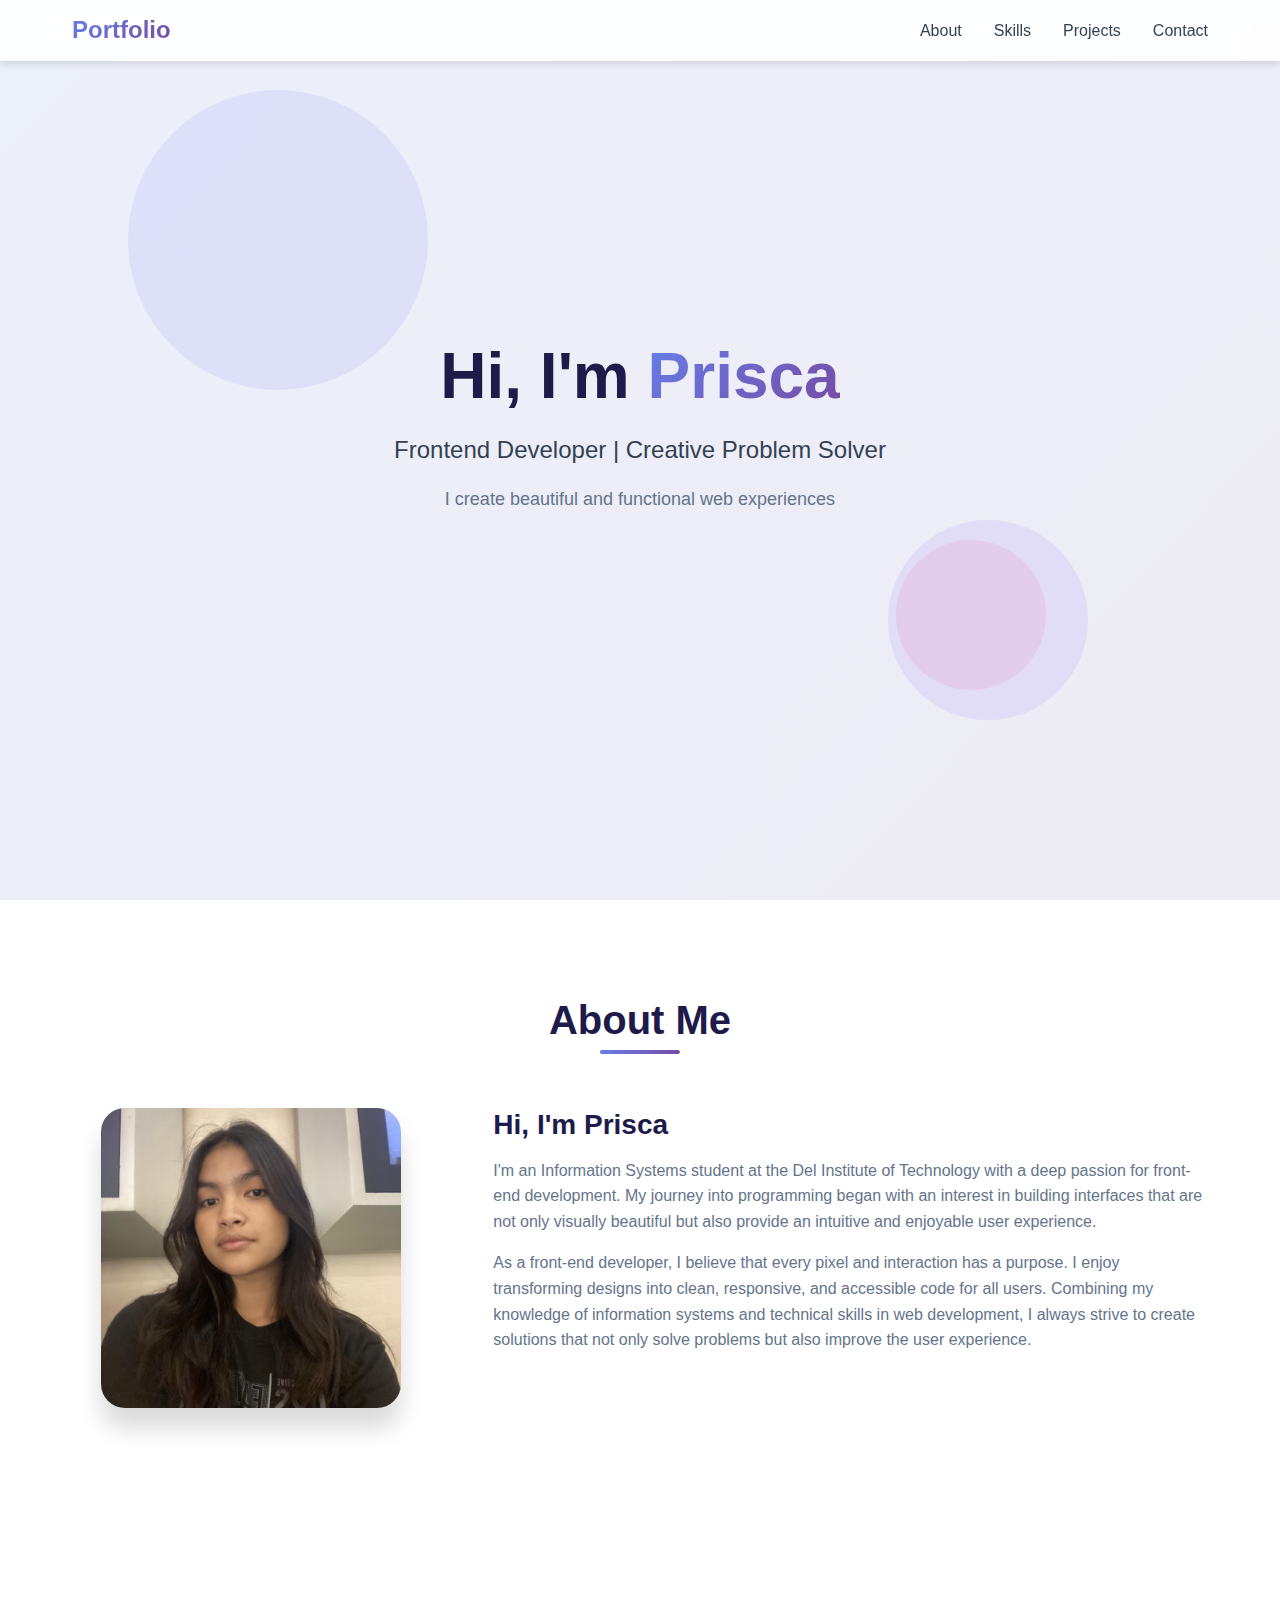
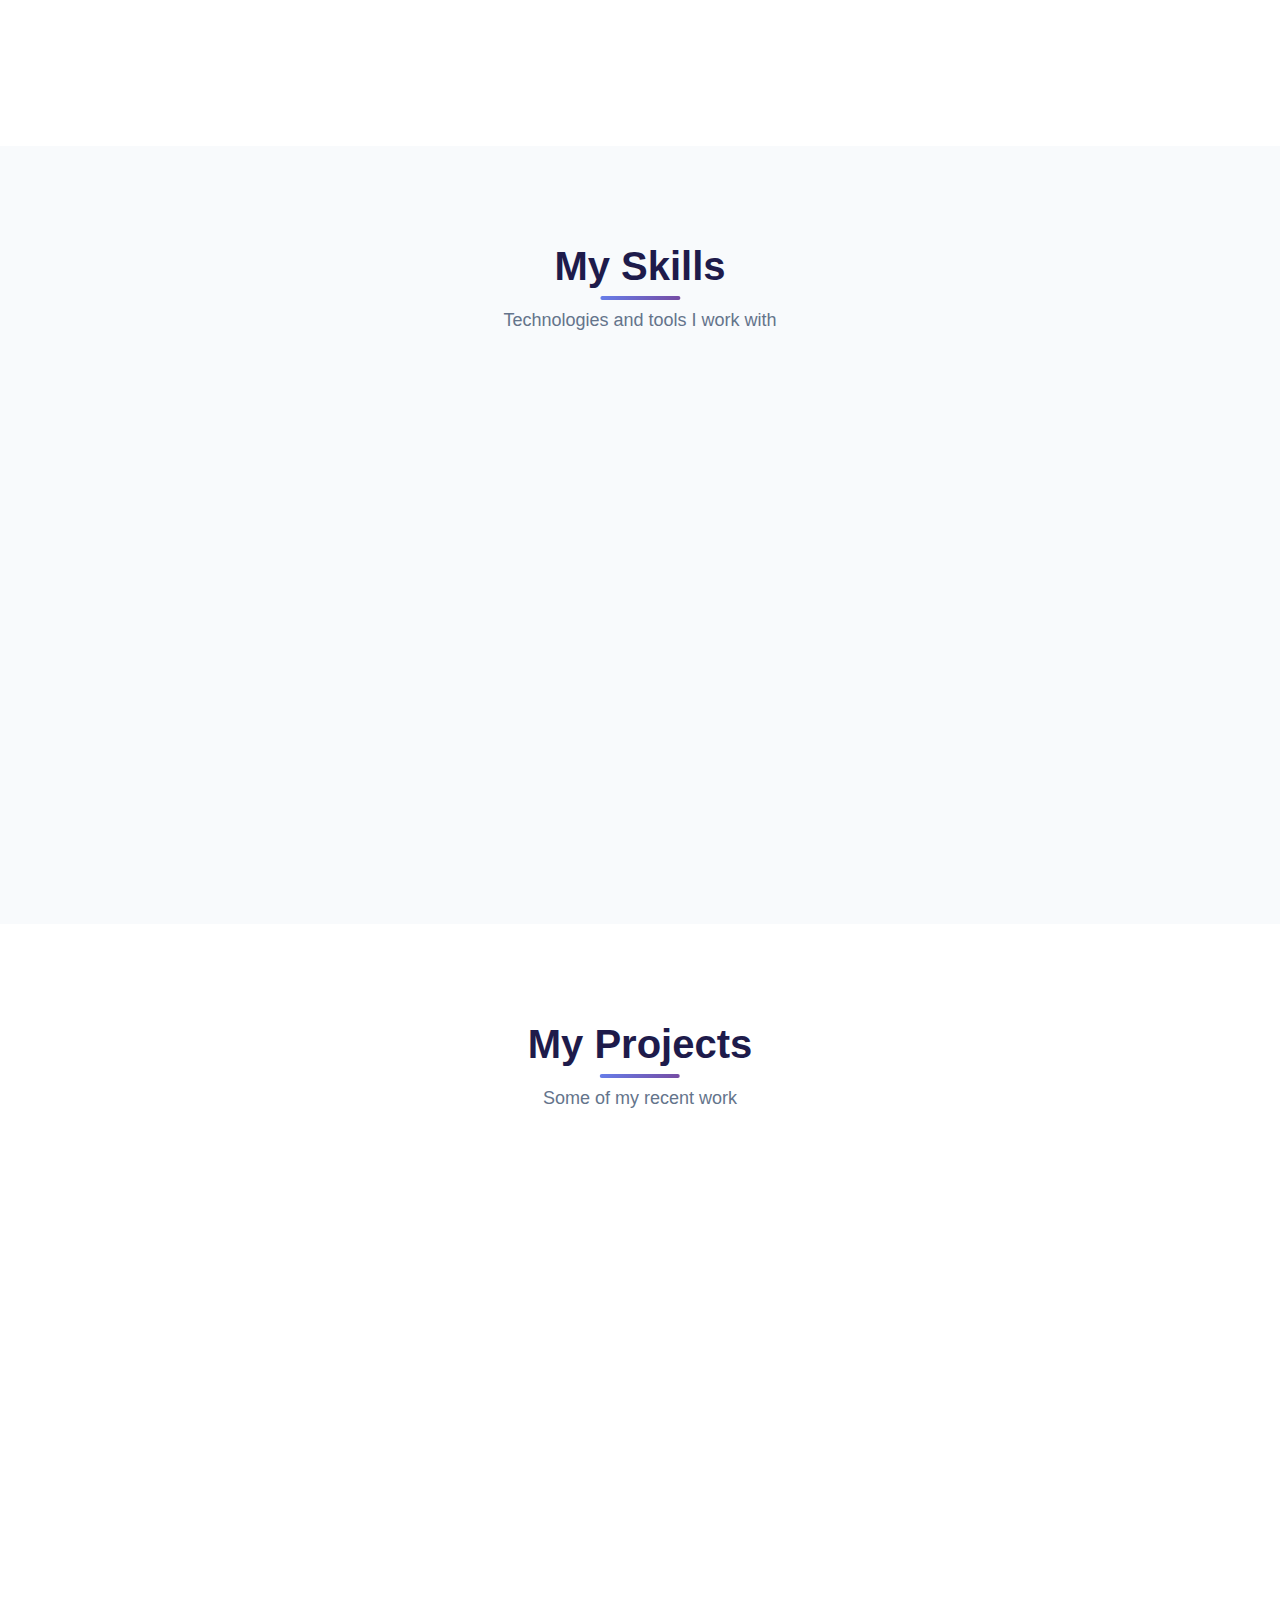
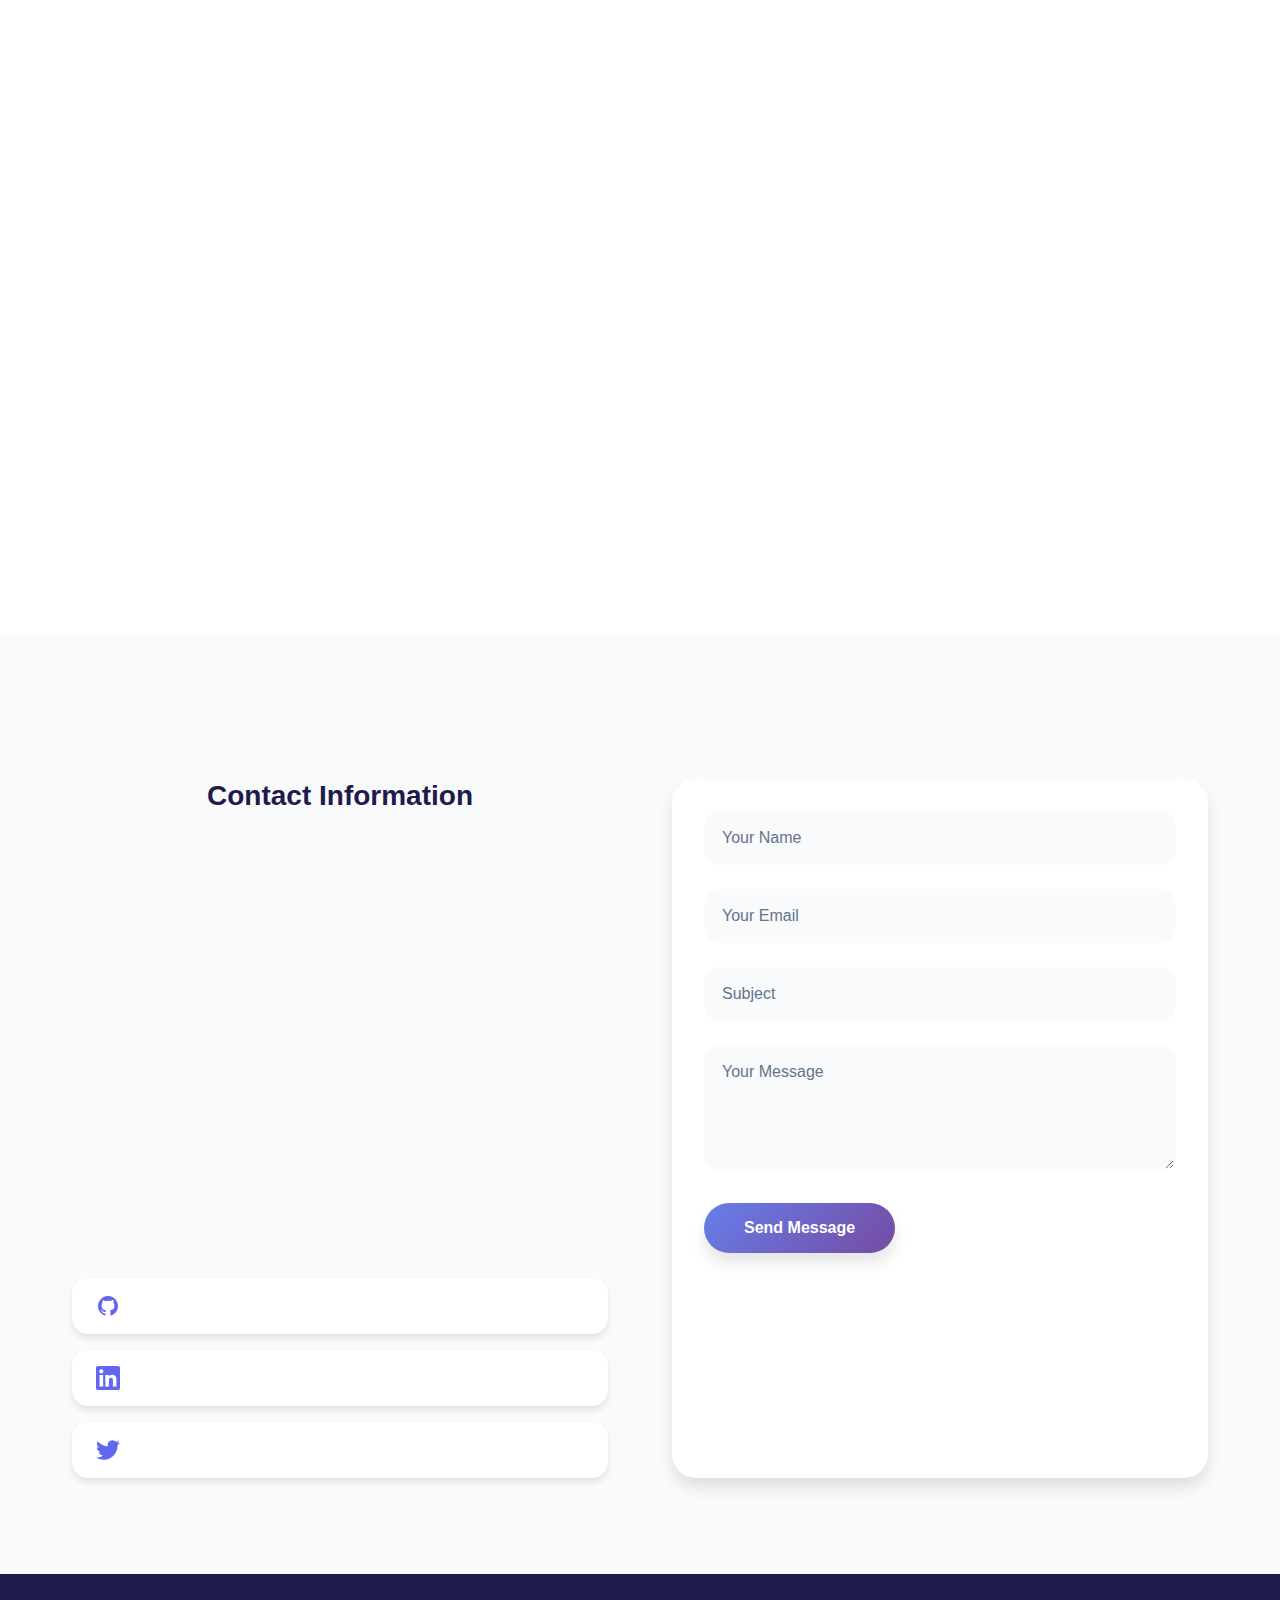
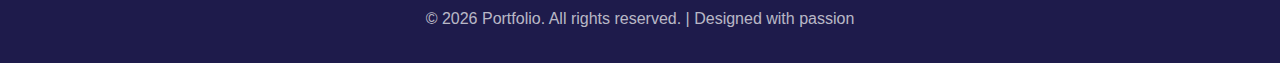
<file: index.html>
<!DOCTYPE html>
<html lang="en">
<head>
    <meta charset="UTF-8">
    <meta name="viewport" content="width=device-width, initial-scale=1.0">
    <title>My Portfolio - Create | Think | Solve</title>
    <link rel="stylesheet" href="styles.css">
</head>
<body>
    <!-- Navigation -->
    <nav class="navbar">
        <div class="container">
            <div class="logo">
                <h2>Portfolio</h2>
            </div>
            <ul class="nav-menu">
                <li><a href="#about" class="nav-link">About</a></li>
                <li><a href="#skills" class="nav-link">Skills</a></li>
                <li><a href="#projects" class="nav-link">Projects</a></li>
                <li><a href="#contact" class="nav-link">Contact</a></li>
            </ul>
            <div class="hamburger">
                <span></span>
                <span></span>
                <span></span>
            </div>
        </div>
    </nav>

    <!-- Hero Section -->
    <section class="hero">
        <div class="container">
            <div class="hero-content">
                <h1 class="hero-title">Hi, I'm <span class="highlight">Prisca </span></h1>
                <p class="hero-subtitle">Frontend Developer | Creative Problem Solver</p>
                <p class="hero-description">I create beautiful and functional web experiences</p>
            </div>
        </div>
        <div class="hero-bg-circles">
            <div class="circle circle-1"></div>
            <div class="circle circle-2"></div>
            <div class="circle circle-3"></div>
        </div>
    </section>

   <!-- About Section -->
    <section id="about" class="about">
        <div class="container">
            <h2 class="section-title">About Me</h2>
            <div class="about-content">
                <div class="about-image">
                    <img src="prisca.jpg" alt="Prisca">
                </div>
                <div class="about-text">
                    <h3>Hi, I'm Prisca</h3>
                    <p>I'm an Information Systems student at the Del Institute of Technology with a deep passion for front-end development. My journey into programming began with an interest in building interfaces that are not only visually beautiful but also provide an intuitive and enjoyable user experience.</p>
                    <p>As a front-end developer, I believe that every pixel and interaction has a purpose. I enjoy transforming designs into clean, responsive, and accessible code for all users. Combining my knowledge of information systems and technical skills in web development, I always strive to create solutions that not only solve problems but also improve the user experience.</p>
                    <div class="about-stats">
                        <div class="stat-item">
                            <h4>3+</h4>
                            <p>Projects Completed</p>
                        </div>
                        <div class="stat-item">
                            <h4>1+</h4>
                            <p>Years Experience</p>
                        </div>
                        <div class="stat-item">
                            <h4>100%</h4>
                            <p>Client Satisfaction</p>
                        </div>
                    </div>
                </div>
            </div>
        </div>
    </section>

   <!-- Skills Section -->
    <section id="skills" class="skills">
        <div class="container">
            <h2 class="section-title">My Skills</h2>
            <p class="section-subtitle">Technologies and tools I work with</p>
            <div class="skills-grid">
                <div class="skill-card">
                    <h3>HTML</h3>
                </div>
                <div class="skill-card">
                    <h3>CSS</h3>
                </div>
                <div class="skill-card">
                    <h3>Figma</h3>
                </div>
                <div class="skill-card">
                    <h3>JavaScript</h3>
                </div>
                <div class="skill-card">
                    <h3>C</h3>
                </div>
                <div class="skill-card">
                    <h3>Python</h3>
                </div>
                <div class="skill-card">
                    <h3>GitHub</h3>
                </div>
                <div class="skill-card">
                    <h3>Laravel</h3>
                </div>
                <div class="skill-card">
                    <h3>MySQL</h3>
                </div>
                <div class="skill-card">
                    <h3>MongoDB</h3>
                </div>
                <div class="skill-card">
                    <h3>VirtualBox</h3>
                </div>
                <div class="skill-card">
                    <h3>MS SQL</h3>
                </div>
                <div class="skill-card">
                    <h3>Bizagi</h3>
                </div>
                <div class="skill-card">
                    <h3>Draw io</h3>
                </div>
                <div class="skill-card">
                    <h3>Ubuntu</h3>
                </div>
                <div class="skill-card">
                    <h3>CentOS</h3>
                </div>
                <div class="skill-card">
                    <h3>Communication</h3>
                </div>
                <div class="skill-card">
                    <h3>Team Work</h3>
                </div>
            </div>
        </div>
    </section>

    <!-- Projects Section -->
    <section id="projects" class="projects">
        <div class="container">
            <h2 class="section-title">My Projects</h2>
            <p class="section-subtitle">Some of my recent work</p>
            <div class="projects-grid">
                <div class="project-card">
                    <div class="project-image">
                        <div class="project-overlay">
                            <a href="#" class="project-link">View Project</a>
                        </div>
                    </div>
                    <div class="project-content">
                        <h3>Evaluation & Redesign Web: Rumah Kreatif Toba</h3>
                        <p>Conducted a comprehensive UX/UI evaluation on the Rumah Kreatif Toba website, then redesigned its interactive design and information architecture using Figma for mockups and Draw.io for chart lists.</p>
                    </div>
                </div>
                <div class="project-card">
                    <div class="project-image project-image-2">
                        <div class="project-overlay">
                            <a href="#" class="project-link">View Project</a>
                        </div>
                    </div>
                    <div class="project-content">
                        <h3>Drug Ordering System at the Nearest Pharmacy</h3>
                        <p>Conducting analysis and design of drug purchasing system at the nearest pharmacy, compiling comprehensive System Requirements Specification Document (SyRS) and modeling business processes (BPMN) for the search to payment flow.</p>
                    </div>
                </div>
                <div class="project-card">
                    <div class="project-image project-image-3">
                        <div class="project-overlay">
                            <a href="#" class="project-link">View Project</a>
                        </div>
                    </div>
                    <div class="project-content">
                        <h3>Portfolio Website Design</h3>
                        <p>Modern portfolio template with smooth scrolling and engaging animations for showcasing creative work.</p>
                    </div>
                </div>
                <div class="project-card">
                    <div class="project-image project-image-4">
                        <div class="project-overlay">
                            <a href="#" class="project-link">View Project</a>
                        </div>
                    </div>
                    <div class="project-content">
                        <h3>E-Commerce Platform</h3>
                        <p>Responsive e-commerce website with user-friendly interface and seamless shopping experience.</p>
                    </div>
            </section>

    <!-- Contact Section -->
    <section id="contact" class="contact">
        <div class="container">
           <div class="contact-content">
                <div class="contact-info">
                    <h3>Contact Information</h3>
                    <div class="contact-item">
                        <div class="contact-icon">
                            <svg width="24" height="24" viewBox="0 0 24 24" fill="none" stroke="currentColor" stroke-width="2">
                                <path d="M3 8l7.89 5.26a2 2 0 002.22 0L21 8M5 19h14a2 2 0 002-2V7a2 2 0 00-2-2H5a2 2 0 00-2 2v10a2 2 0 002 2z"/>
                            </svg>
                        </div>
                        <div class="contact-details">
                            <h4>Email</h4>
                            <p>friskarevalinamanurung@gmail.com</p>
                        </div>
                    </div>
                    <div class="contact-item">
                        <div class="contact-icon">
                            <svg width="24" height="24" viewBox="0 0 24 24" fill="none" stroke="currentColor" stroke-width="2">
                                <path d="M22 16.92v3a2 2 0 01-2.18 2 19.79 19.79 0 01-8.63-3.07 19.5 19.5 0 01-6-6 19.79 19.79 0 01-3.07-8.67A2 2 0 014.11 2h3a2 2 0 012 1.72 12.84 12.84 0 00.7 2.81 2 2 0 01-.45 2.11L8.09 9.91a16 16 0 006 6l1.27-1.27a2 2 0 012.11-.45 12.84 12.84 0 002.81.7A2 2 0 0122 16.92z"/>
                            </svg>
                        </div>
                        <div class="contact-details">
                            <h4>Phone</h4>
                            <p>+62 82238965356</p>
                        </div>
                    </div>
                    <div class="contact-item">
                        <div class="contact-icon">
                            <svg width="24" height="24" viewBox="0 0 24 24" fill="none" stroke="currentColor" stroke-width="2">
                                <path d="M21 10c0 7-9 13-9 13s-9-6-9-13a9 9 0 0118 0z"/>
                                <circle cx="12" cy="10" r="3"/>
                            </svg>
                        </div>
                        <div class="contact-details">
                            <h4>Location</h4>
                            <p>North Sumatera, Indonesia</p>
                        </div>
                    </div>
                    <div class="social-links">
                        <a href="#" class="social-link">
                            <svg width="24" height="24" viewBox="0 0 24 24" fill="currentColor">
                                <path d="M12 2C6.477 2 2 6.477 2 12c0 4.42 2.865 8.17 6.839 9.49.5.092.682-.217.682-.482 0-.237-.008-.866-.013-1.7-2.782.603-3.369-1.34-3.369-1.34-.454-1.156-1.11-1.463-1.11-1.463-.908-.62.069-.608.069-.608 1.003.07 1.531 1.03 1.531 1.03.892 1.529 2.341 1.087 2.91.831.092-.646.35-1.086.636-1.336-2.22-.253-4.555-1.11-4.555-4.943 0-1.091.39-1.984 1.029-2.683-.103-.253-.446-1.27.098-2.647 0 0 .84-.269 2.75 1.025A9.578 9.578 0 0112 6.836c.85.004 1.705.114 2.504.336 1.909-1.294 2.747-1.025 2.747-1.025.546 1.377.203 2.394.1 2.647.64.699 1.028 1.592 1.028 2.683 0 3.842-2.339 4.687-4.566 4.935.359.309.678.919.678 1.852 0 1.336-.012 2.415-.012 2.743 0 .267.18.578.688.48C19.138 20.167 22 16.418 22 12c0-5.523-4.477-10-10-10z"/>
                            </svg>
                        </a>
                        <a href="#" class="social-link">
                            <svg width="24" height="24" viewBox="0 0 24 24" fill="currentColor">
                                <path d="M20.447 20.452h-3.554v-5.569c0-1.328-.027-3.037-1.852-3.037-1.853 0-2.136 1.445-2.136 2.939v5.667H9.351V9h3.414v1.561h.046c.477-.9 1.637-1.85 3.37-1.85 3.601 0 4.267 2.37 4.267 5.455v6.286zM5.337 7.433c-1.144 0-2.063-.926-2.063-2.065 0-1.138.92-2.063 2.063-2.063 1.14 0 2.064.925 2.064 2.063 0 1.139-.925 2.065-2.064 2.065zm1.782 13.019H3.555V9h3.564v11.452zM22.225 0H1.771C.792 0 0 .774 0 1.729v20.542C0 23.227.792 24 1.771 24h20.451C23.2 24 24 23.227 24 22.271V1.729C24 .774 23.2 0 22.222 0h.003z"/>
                            </svg>
                        </a>
                        <a href="#" class="social-link">
                            <svg width="24" height="24" viewBox="0 0 24 24" fill="currentColor">
                                <path d="M23.953 4.57a10 10 0 01-2.825.775 4.958 4.958 0 002.163-2.723c-.951.555-2.005.959-3.127 1.184a4.92 4.92 0 00-8.384 4.482C7.69 8.095 4.067 6.13 1.64 3.162a4.822 4.822 0 00-.666 2.475c0 1.71.87 3.213 2.188 4.096a4.904 4.904 0 01-2.228-.616v.06a4.923 4.923 0 003.946 4.827 4.996 4.996 0 01-2.212.085 4.936 4.936 0 004.604 3.417 9.867 9.867 0 01-6.102 2.105c-.39 0-.779-.023-1.17-.067a13.995 13.995 0 007.557 2.209c9.053 0 13.998-7.496 13.998-13.985 0-.21 0-.42-.015-.63A9.935 9.935 0 0024 4.59z"/>
                            </svg>
                        </a>
                    </div>
                </div>
                <div class="contact-form">
                    <form>
                        <div class="form-group">
                            <input type="text" placeholder="Your Name" class="form-input" required>
                        </div>
                        <div class="form-group">
                            <input type="email" placeholder="Your Email" class="form-input" required>
                        </div>
                        <div class="form-group">
                            <input type="text" placeholder="Subject" class="form-input" required>
                        </div>
                        <div class="form-group">
                            <textarea placeholder="Your Message" class="form-input" rows="5" required></textarea>
                        </div>
                        <button type="submit" class="btn btn-primary">Send Message</button>
                    </form>
                </div>
            </div>
        </div>
    </section>

    <!-- Footer -->
    <footer class="footer">
        <div class="container">
            <p>&copy; 2024 Portfolio. All rights reserved. | Designed with passion</p>
        </div>
    </footer>

    <script src="script.js"></script>
</body>
</html>
</file>
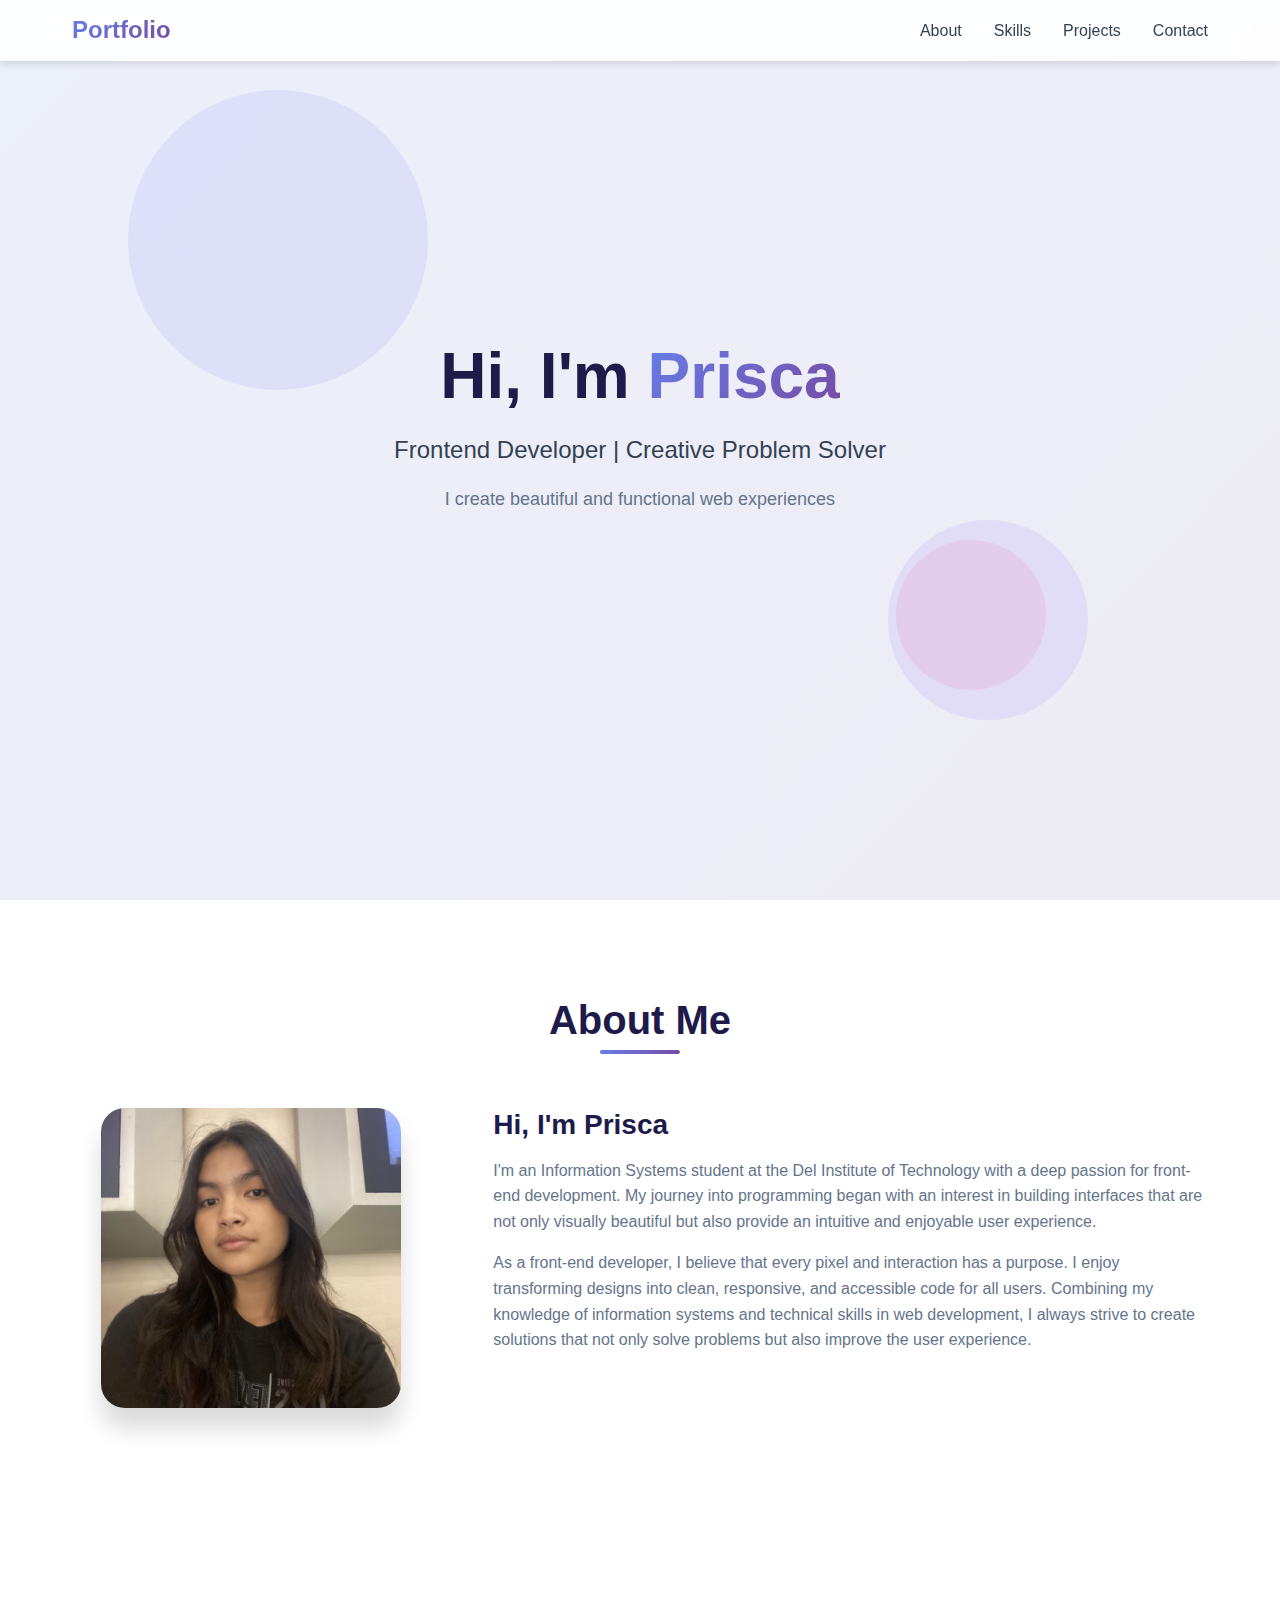
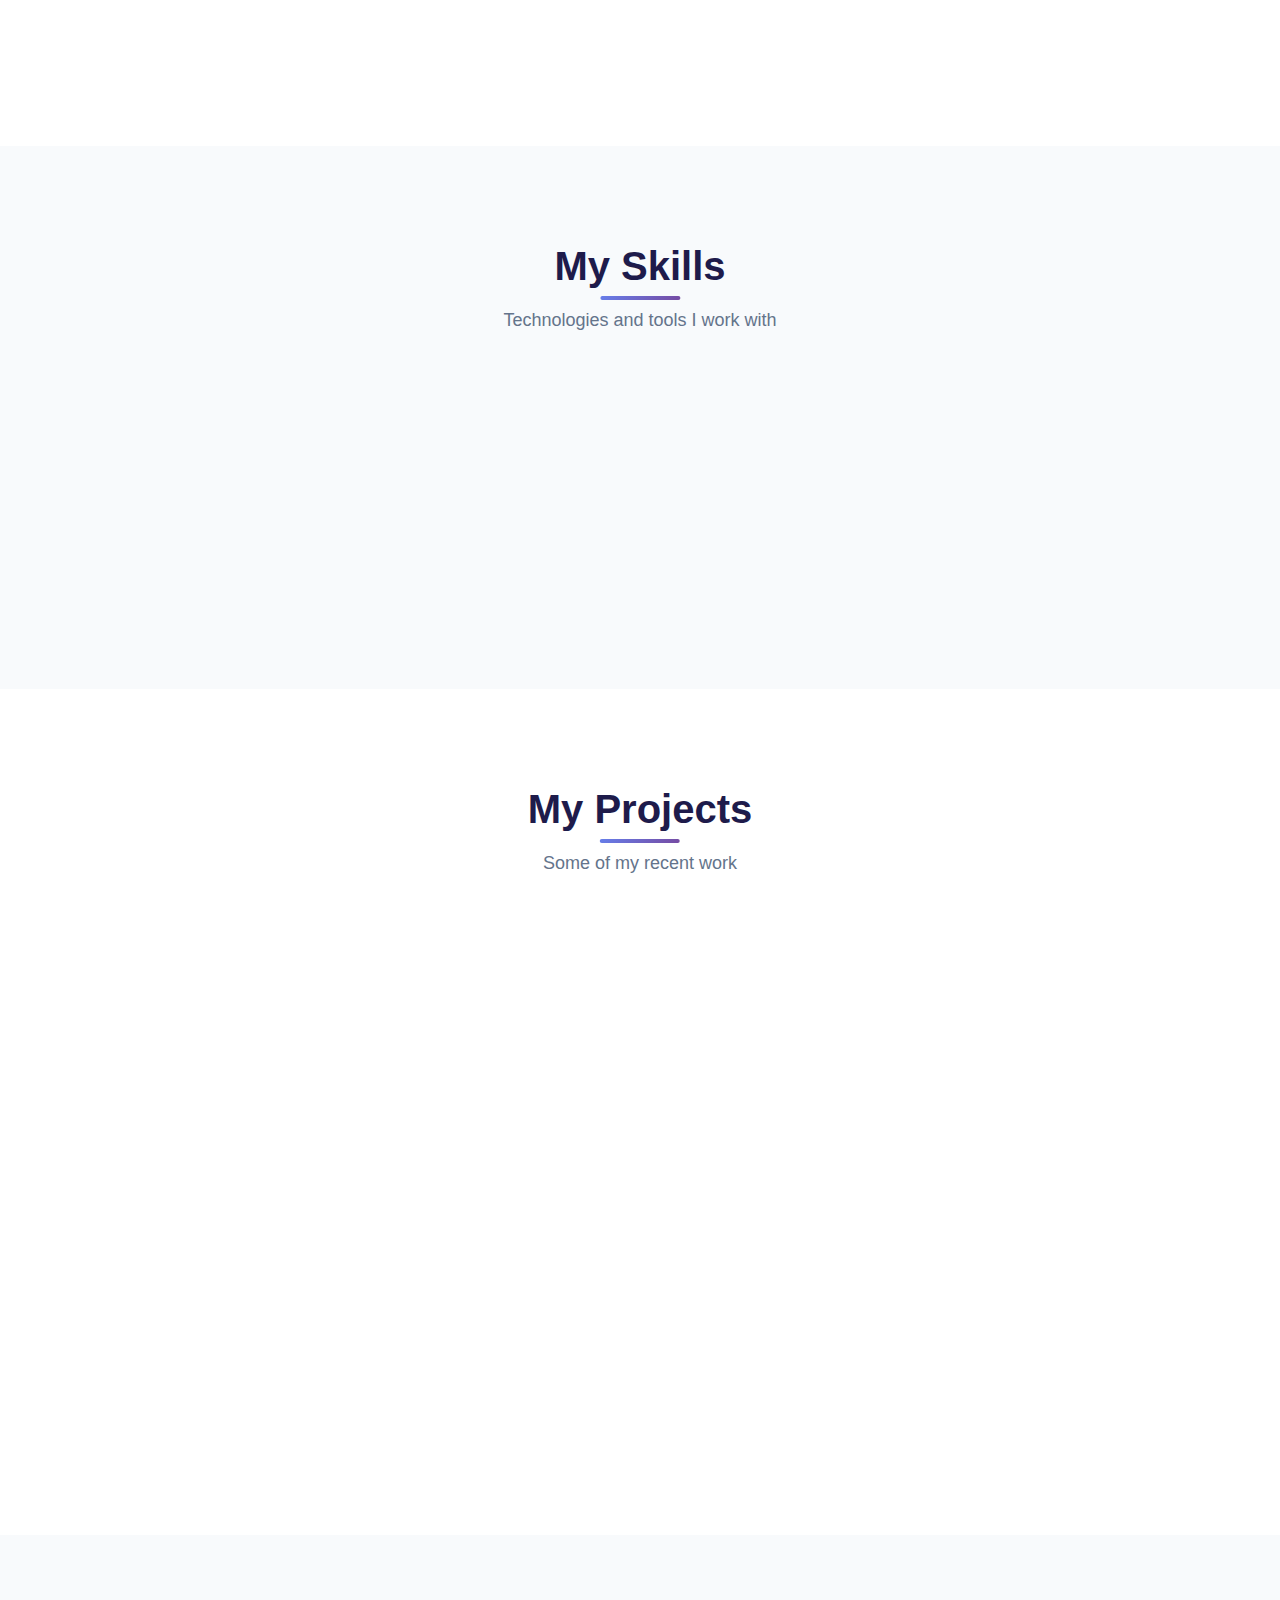
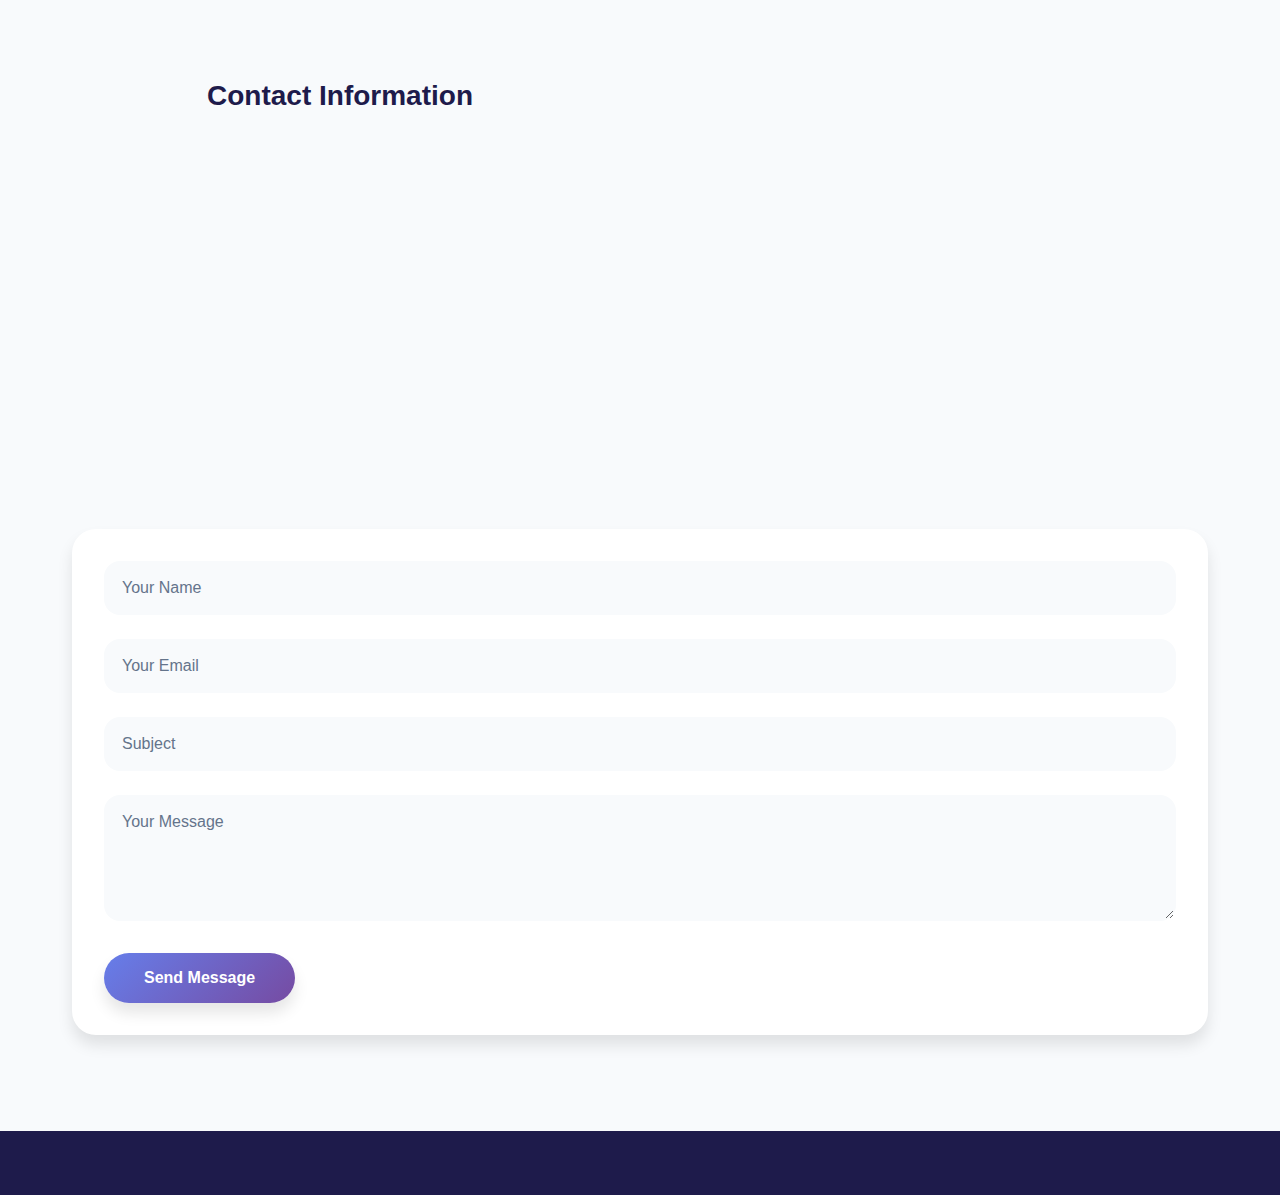
<file: projects/index.html>
<!DOCTYPE html>
<html lang="en">
<head>
    <meta charset="UTF-8">
    <meta name="viewport" content="width=device-width, initial-scale=1.0">
    <title>My Portfolio - Create | Think | Solve</title>
    <link rel="stylesheet" href="../styles.css">
</head>
<body>
    <!-- Navigation -->
    <nav class="navbar">
        <div class="container">
            <div class="logo">
                <h2>Portfolio</h2>
            </div>
            <ul class="nav-menu">
                <li><a href="#about" class="nav-link">About</a></li>
                <li><a href="#skills" class="nav-link">Skills</a></li>
                <li><a href="#projects" class="nav-link">Projects</a></li>
                <li><a href="#contact" class="nav-link">Contact</a></li>
            </ul>
            <div class="hamburger">
                <span></span>
                <span></span>
                <span></span>
            </div>
        </div>
    </nav>

    <!-- Hero Section -->
    <section class="hero">
        <div class="container">
            <div class="hero-content">
                <h1 class="hero-title">Hi, I'm <span class="highlight">Prisca </span></h1>
                <p class="hero-subtitle">Frontend Developer | Creative Problem Solver</p>
                <p class="hero-description">I create beautiful and functional web experiences</p>
            </div>
        </div>
        <div class="hero-bg-circles">
            <div class="circle circle-1"></div>
            <div class="circle circle-2"></div>
            <div class="circle circle-3"></div>
        </div>
    </section>

   <!-- About Section -->
    <section id="about" class="about">
        <div class="container">
            <h2 class="section-title">About Me</h2>
            <div class="about-content">
                <div class="about-image">
                    <img src="../assets/prisca.jpg" alt="Prisca">
                </div>
                <div class="about-text">
                    <h3>Hi, I'm Prisca</h3>
                    <p>I'm an Information Systems student at the Del Institute of Technology with a deep passion for front-end development. My journey into programming began with an interest in building interfaces that are not only visually beautiful but also provide an intuitive and enjoyable user experience.</p>
                    <p>As a front-end developer, I believe that every pixel and interaction has a purpose. I enjoy transforming designs into clean, responsive, and accessible code for all users. Combining my knowledge of information systems and technical skills in web development, I always strive to create solutions that not only solve problems but also improve the user experience.</p>
                    <div class="about-stats">
                        <div class="stat-item">
                            <h4>3+</h4>
                            <p>Projects Completed</p>
                        </div>
                        <div class="stat-item">
                            <h4>1+</h4>
                            <p>Years Experience</p>
                        </div>
                        <div class="stat-item">
                            <h4>100%</h4>
                            <p>Client Satisfaction</p>
                        </div>
                    </div>
                </div>
            </div>
        </div>
    </section>

   <!-- Skills Section -->
    <section id="skills" class="skills">
        <div class="container">
            <h2 class="section-title">My Skills</h2>
            <p class="section-subtitle">Technologies and tools I work with</p>
            <div class="skills-grid">
                <div class="skill-card">
                    <h3>HTML</h3>
                </div>
                <div class="skill-card">
                    <h3>CSS</h3>
                </div>
                <div class="skill-card">
                    <h3>Java</h3>
                </div>
                <div class="skill-card">
                    <h3>C</h3>
                </div>
                <div class="skill-card">
                    <h3>Python</h3>
                </div>
                <div class="skill-card">
                    <h3>NoSQL</h3>
                </div>
                <div class="skill-card">
                    <h3>SQL</h3>
                </div>
                <div class="skill-card">
                    <h3>Communication</h3>
                </div>
                <div class="skill-card">
                    <h3>Team Work</h3>
                </div>
            </div>
        </div>
    </section>

    <!-- Projects Section -->
    <section id="projects" class="projects">
        <div class="container">
            <h2 class="section-title">My Projects</h2>
            <p class="section-subtitle">Some of my recent work</p>
            <div class="projects-grid">
                <div class="project-card">
                    <div class="project-image">
                        <div class="project-overlay">
                            <a href="project-files/project-1/index.html" class="project-link" target="_blank">View Project</a>
                        </div>
                    </div>
                    <div class="project-content">
                        <h3>Evaluation & Redesign Web: Rumah Kreatif Toba</h3>
                        <p>Conducted a comprehensive UX/UI evaluation on the Rumah Kreatif Toba website, then redesigned its interactive design and information architecture using Figma for mockups and Draw.io for chart lists.</p>
                    </div>
                </div>
                <div class="project-card">
                    <div class="project-image project-image-2">
                        <div class="project-overlay">
                            <a href="project-files/project-2/index.html" class="project-link" target="_blank">View Project</a>
                        </div>
                    </div>
                    <div class="project-content">
                        <h3>Drug Ordering System at the Nearest Pharmacy</h3>
                        <p>Conducting analysis and design of drug purchasing system at the nearest pharmacy, compiling comprehensive System Requirements Specification Document (SyRS) and modeling business processes (BPMN) for the search to payment flow.</p>
                    </div>
                </div>
            </div>
        </div>  
            </section>

    <!-- Contact Section -->
    <section id="contact" class="contact">
        <div class="container">
           <div class="contact-content">
                <div class="contact-info">
                    <h3>Contact Information</h3>
                    <div class="contact-item">
                        <div class="contact-icon">
                            <svg width="24" height="24" viewBox="0 0 24 24" fill="none" stroke="currentColor" stroke-width="2">
                                <path d="M3 8l7.89 5.26a2 2 0 002.22 0L21 8M5 19h14a2 2 0 002-2V7a2 2 0 00-2-2H5a2 2 0 00-2 2v10a2 2 0 002 2z"/>
                            </svg>
                        </div>
                        <div class="contact-details">
                            <h4>Email</h4>
                            <p>friskarevalinamanurung@gmail.com</p>
                        </div>
                    </div>
                    <div class="contact-item">
                        <div class="contact-icon">
                            <svg width="24" height="24" viewBox="0 0 24 24" fill="none" stroke="currentColor" stroke-width="2">
                                <path d="M22 16.92v3a2 2 0 01-2.18 2 19.79 19.79 0 01-8.63-3.07 19.5 19.5 0 01-6-6 19.79 19.79 0 01-3.07-8.67A2 2 0 014.11 2h3a2 2 0 012 1.72 12.84 12.84 0 00.7 2.81 2 2 0 01-.45 2.11L8.09 9.91a16 16 0 006 6l1.27-1.27a2 2 0 012.11-.45 12.84 12.84 0 002.81.7A2 2 0 0122 16.92z"/>
                            </svg>
                        </div>
                        <div class="contact-details">
                            <h4>Phone</h4>
                            <p>+62 82238965356</p>
                        </div>
                    </div>
                    <div class="contact-item">
                        <div class="contact-icon">
                            <svg width="24" height="24" viewBox="0 0 24 24" fill="none" stroke="currentColor" stroke-width="2">
                                <path d="M21 10c0 7-9 13-9 13s-9-6-9-13a9 9 0 0118 0z"/>
                                <circle cx="12" cy="10" r="3"/>
                            </svg>
                        </div>
                        <div class="contact-details">
                            <h4>Location</h4>
                            <p>North Sumatera, Indonesia</p>
                        </div>
                    </div>
                    
                    </div>
                </div>
                <div class="contact-form">
                    <form>
                        <div class="form-group">
                            <input type="text" placeholder="Your Name" class="form-input" required>
                        </div>
                        <div class="form-group">
                            <input type="email" placeholder="Your Email" class="form-input" required>
                        </div>
                        <div class="form-group">
                            <input type="text" placeholder="Subject" class="form-input" required>
                        </div>
                        <div class="form-group">
                            <textarea placeholder="Your Message" class="form-input" rows="5" required></textarea>
                        </div>
                        <button type="submit" class="btn btn-primary">Send Message</button>
                    </form>
                </div>
            </div>
        </div>
    </section>

    <!-- Footer -->
    <footer class="footer">
        <div class="container">
        </div>
    </footer>

    <script src="../script.js"></script>
</body>
</html>
</file>
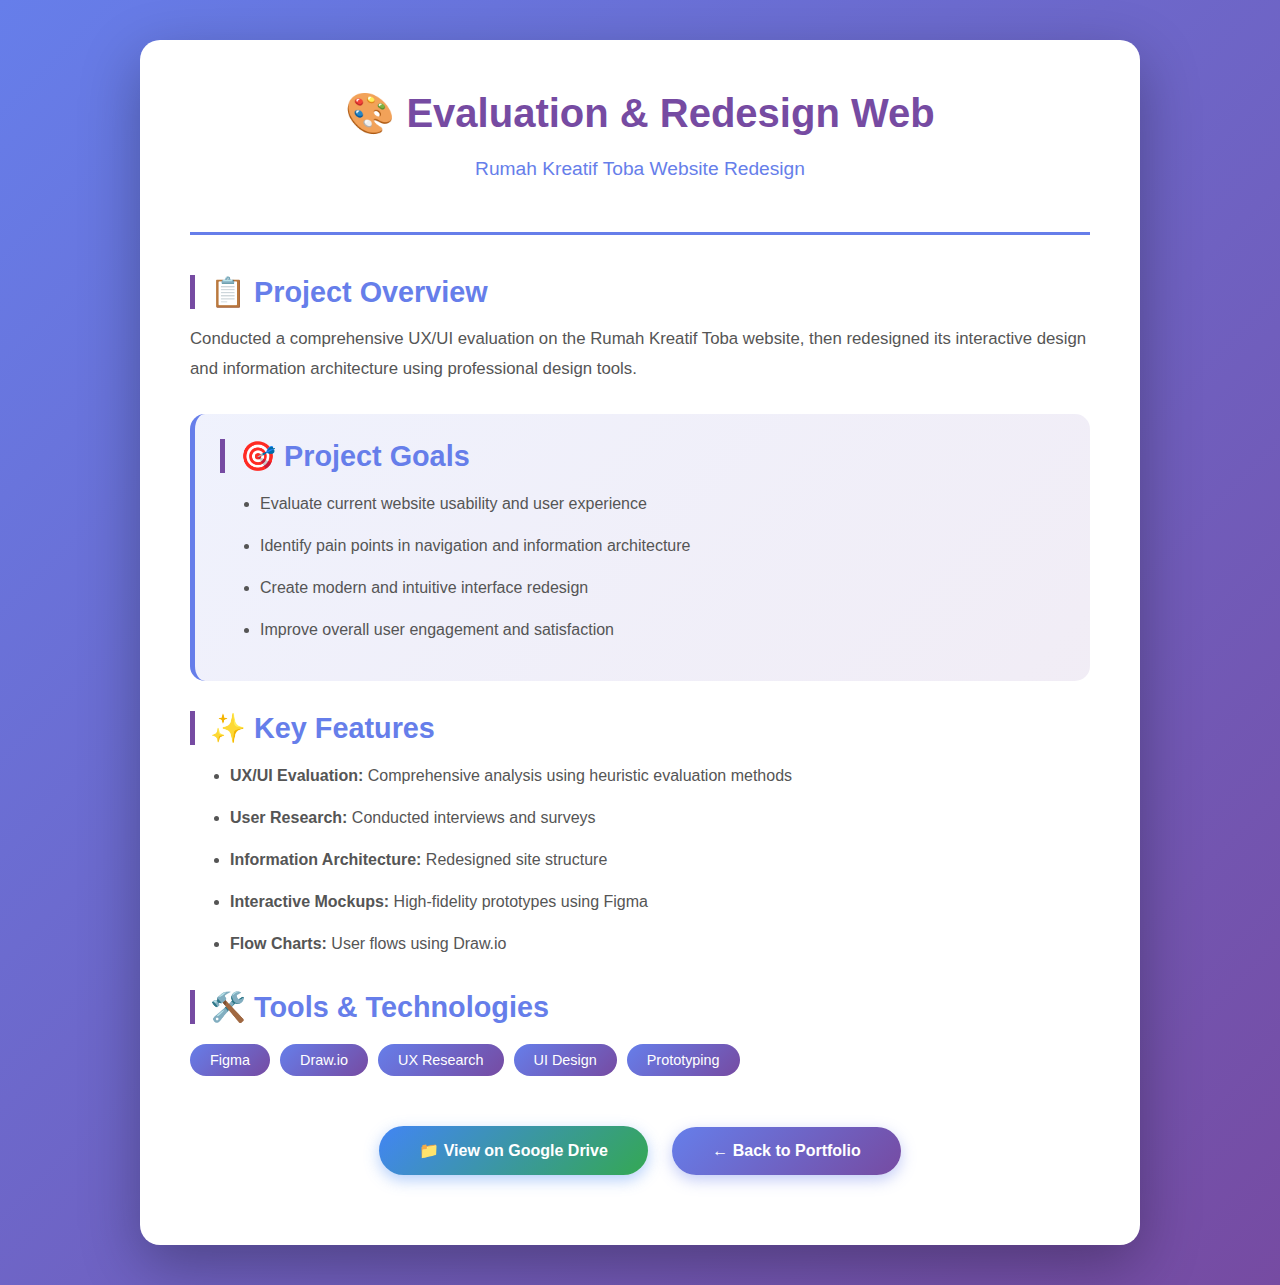
<file: projects/project-files/project-1/index.html>
<!DOCTYPE html>
<html lang="en">
<head>
    <meta charset="UTF-8">
    <meta name="viewport" content="width=device-width, initial-scale=1.0">
    <title>Evaluation & Redesign Web: Rumah Kreatif Toba</title>
    <style>
        * { margin: 0; padding: 0; box-sizing: border-box; }
        body {
            font-family: 'Segoe UI', Tahoma, Geneva, Verdana, sans-serif;
            background: linear-gradient(135deg, #667eea 0%, #764ba2 100%);
            min-height: 100vh;
            padding: 40px 20px;
        }
        .container {
            background: white;
            padding: 50px;
            border-radius: 20px;
            box-shadow: 0 20px 60px rgba(0,0,0,0.3);
            max-width: 1000px;
            margin: 0 auto;
            animation: fadeIn 0.5s ease;
        }
        @keyframes fadeIn {
            from { opacity: 0; transform: translateY(20px); }
            to { opacity: 1; transform: translateY(0); }
        }
        .header {
            text-align: center;
            margin-bottom: 40px;
            padding-bottom: 30px;
            border-bottom: 3px solid #667eea;
        }
        h1 { color: #764ba2; margin-bottom: 15px; font-size: 2.5rem; }
        .subtitle { color: #667eea; font-size: 1.2rem; font-weight: 500; }
        .section { margin: 30px 0; }
        h2 {
            color: #667eea;
            margin-bottom: 15px;
            font-size: 1.8rem;
            border-left: 5px solid #764ba2;
            padding-left: 15px;
        }
        p { color: #555; line-height: 1.8; margin-bottom: 15px; font-size: 1.05rem; }
        ul, ol { margin-left: 40px; color: #555; line-height: 2; }
        li { margin-bottom: 10px; }
        .tags {
            display: flex;
            flex-wrap: wrap;
            gap: 10px;
            margin-top: 20px;
        }
        .tag {
            background: linear-gradient(135deg, #667eea, #764ba2);
            color: white;
            padding: 8px 20px;
            border-radius: 25px;
            font-size: 0.9rem;
        }
        .info-box {
            background: linear-gradient(135deg, rgba(102, 126, 234, 0.1), rgba(118, 75, 162, 0.1));
            padding: 25px;
            border-radius: 15px;
            border-left: 5px solid #667eea;
            margin: 20px 0;
        }
        .back-btn, .drive-btn {
            display: inline-block;
            margin: 20px 10px;
            padding: 15px 40px;
            background: linear-gradient(135deg, #667eea, #764ba2);
            color: white;
            text-decoration: none;
            border-radius: 30px;
            transition: 0.3s;
            font-weight: 600;
            box-shadow: 0 5px 15px rgba(102, 126, 234, 0.4);
        }
        .drive-btn {
            background: linear-gradient(135deg, #4285f4, #34a853);
            box-shadow: 0 5px 15px rgba(66, 133, 244, 0.4);
        }
        .back-btn:hover, .drive-btn:hover {
            transform: translateY(-3px);
            box-shadow: 0 8px 25px rgba(102, 126, 234, 0.6);
        }
        .drive-btn:hover {
            box-shadow: 0 8px 25px rgba(66, 133, 244, 0.6);
        }
        .btn-container { text-align: center; margin-top: 20px; }
    </style>
</head>
<body>
    <div class="container">
        <div class="header">
            <h1>🎨 Evaluation & Redesign Web</h1>
            <p class="subtitle">Rumah Kreatif Toba Website Redesign</p>
        </div>

        <div class="section">
            <h2>📋 Project Overview</h2>
            <p>Conducted a comprehensive UX/UI evaluation on the Rumah Kreatif Toba website, then redesigned its interactive design and information architecture using professional design tools.</p>
        </div>

        <div class="info-box">
            <h2>🎯 Project Goals</h2>
            <ul>
                <li>Evaluate current website usability and user experience</li>
                <li>Identify pain points in navigation and information architecture</li>
                <li>Create modern and intuitive interface redesign</li>
                <li>Improve overall user engagement and satisfaction</li>
            </ul>
        </div>

        <div class="section">
            <h2>✨ Key Features</h2>
            <ul>
                <li><strong>UX/UI Evaluation:</strong> Comprehensive analysis using heuristic evaluation methods</li>
                <li><strong>User Research:</strong> Conducted interviews and surveys</li>
                <li><strong>Information Architecture:</strong> Redesigned site structure</li>
                <li><strong>Interactive Mockups:</strong> High-fidelity prototypes using Figma</li>
                <li><strong>Flow Charts:</strong> User flows using Draw.io</li>
            </ul>
        </div>

        <div class="section">
            <h2>🛠️ Tools & Technologies</h2>
            <div class="tags">
                <span class="tag">Figma</span>
                <span class="tag">Draw.io</span>
                <span class="tag">UX Research</span>
                <span class="tag">UI Design</span>
                <span class="tag">Prototyping</span>
            </div>
        </div>

        <div class="btn-container">
            <a href="https://drive.google.com/file/d/1YF1a8COggPCOlR_z4gICFJIw09CP2sEB/view?usp=drive_link" class="drive-btn" target="_blank">📁 View on Google Drive</a>
            <a href="../../index.html" class="back-btn">← Back to Portfolio</a>
        </div>
    </div>
</body>
</html>
</file>
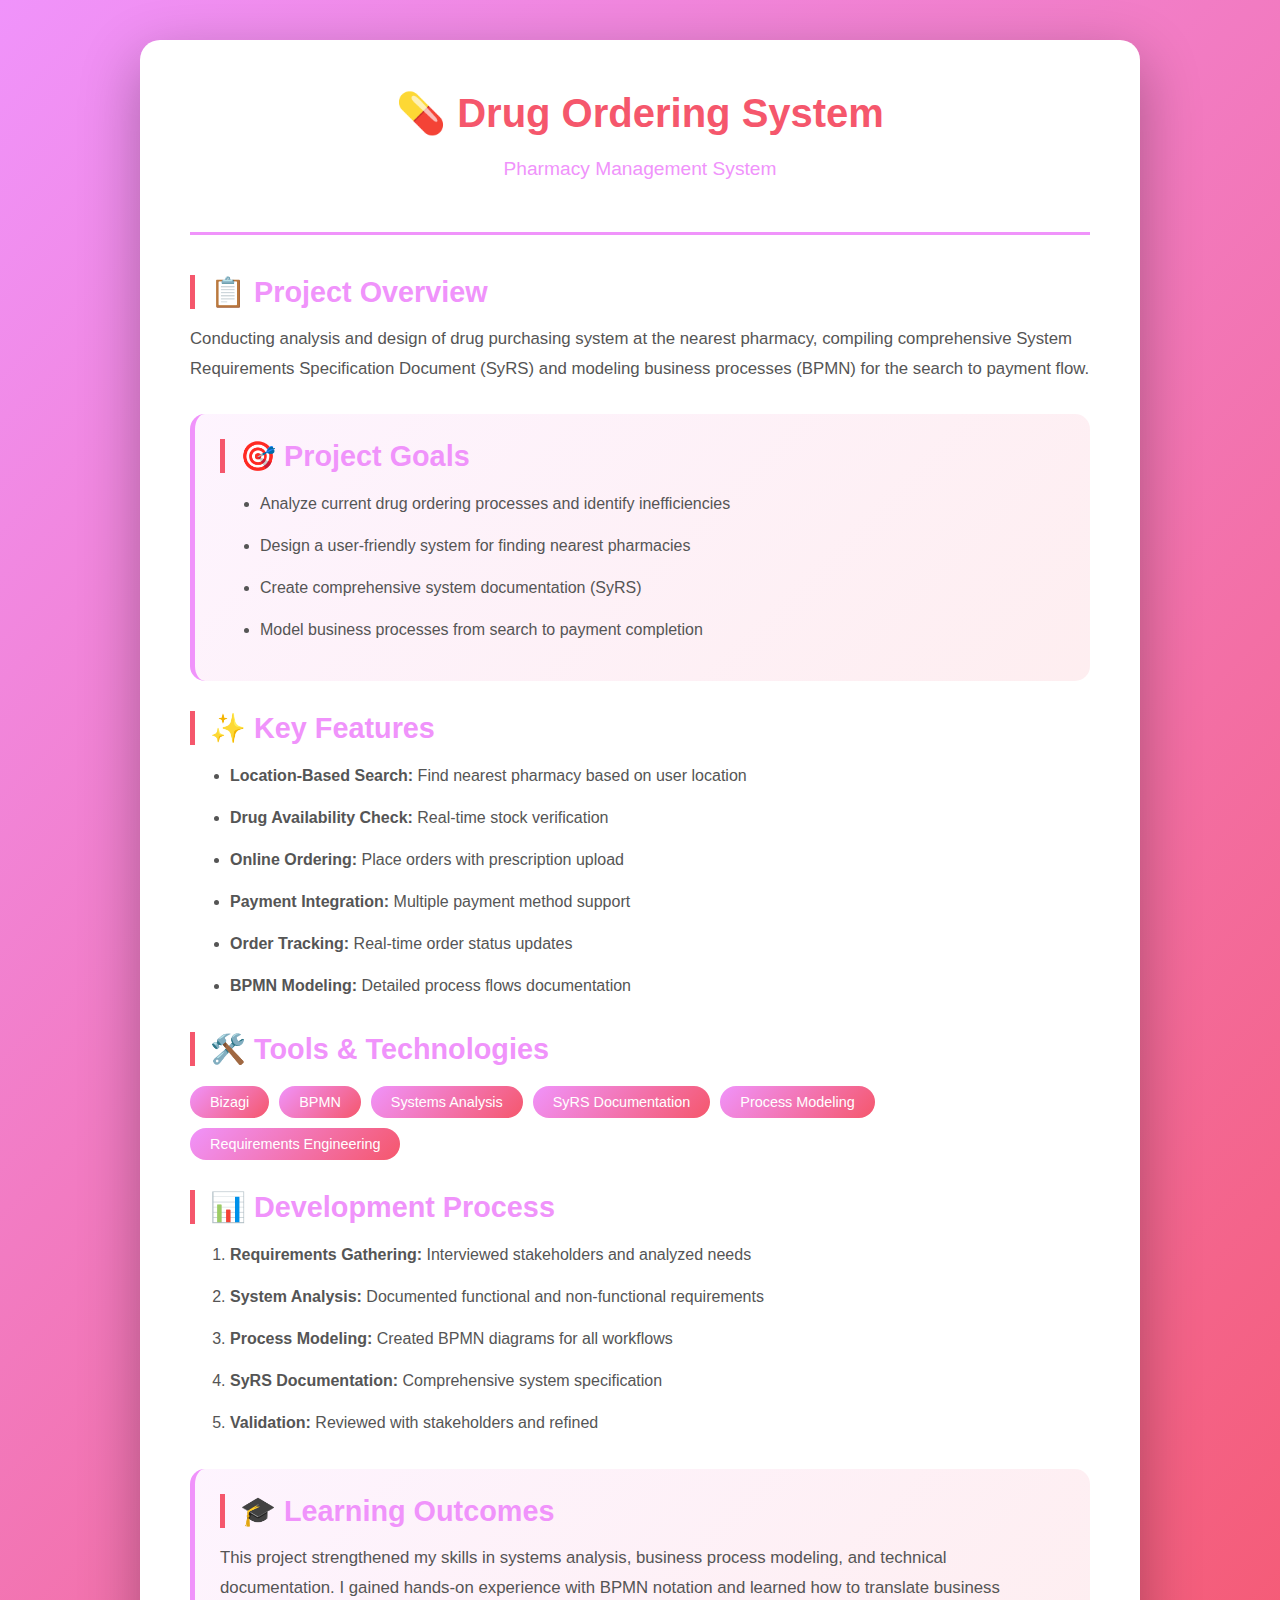
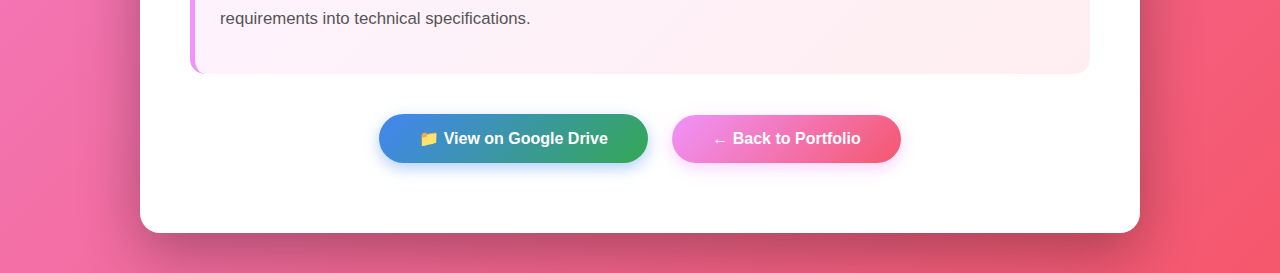
<file: projects/project-files/project-2/index.html>
<!DOCTYPE html>
<html lang="en">
<head>
    <meta charset="UTF-8">
    <meta name="viewport" content="width=device-width, initial-scale=1.0">
    <title>Drug Ordering System at the Nearest Pharmacy</title>
    <style>
        * { margin: 0; padding: 0; box-sizing: border-box; }
        body {
            font-family: 'Segoe UI', Tahoma, Geneva, Verdana, sans-serif;
            background: linear-gradient(135deg, #f093fb 0%, #f5576c 100%);
            min-height: 100vh;
            padding: 40px 20px;
        }
        .container {
            background: white;
            padding: 50px;
            border-radius: 20px;
            box-shadow: 0 20px 60px rgba(0,0,0,0.3);
            max-width: 1000px;
            margin: 0 auto;
            animation: fadeIn 0.5s ease;
        }
        @keyframes fadeIn {
            from { opacity: 0; transform: translateY(20px); }
            to { opacity: 1; transform: translateY(0); }
        }
        .header {
            text-align: center;
            margin-bottom: 40px;
            padding-bottom: 30px;
            border-bottom: 3px solid #f093fb;
        }
        h1 { color: #f5576c; margin-bottom: 15px; font-size: 2.5rem; }
        .subtitle { color: #f093fb; font-size: 1.2rem; font-weight: 500; }
        .section { margin: 30px 0; }
        h2 {
            color: #f093fb;
            margin-bottom: 15px;
            font-size: 1.8rem;
            border-left: 5px solid #f5576c;
            padding-left: 15px;
        }
        p { color: #555; line-height: 1.8; margin-bottom: 15px; font-size: 1.05rem; }
        ul, ol { margin-left: 40px; color: #555; line-height: 2; }
        li { margin-bottom: 10px; }
        .tags {
            display: flex;
            flex-wrap: wrap;
            gap: 10px;
            margin-top: 20px;
        }
        .tag {
            background: linear-gradient(135deg, #f093fb, #f5576c);
            color: white;
            padding: 8px 20px;
            border-radius: 25px;
            font-size: 0.9rem;
        }
        .info-box {
            background: linear-gradient(135deg, rgba(240, 147, 251, 0.1), rgba(245, 87, 108, 0.1));
            padding: 25px;
            border-radius: 15px;
            border-left: 5px solid #f093fb;
            margin: 20px 0;
        }
        .back-btn, .drive-btn {
            display: inline-block;
            margin: 20px 10px;
            padding: 15px 40px;
            background: linear-gradient(135deg, #f093fb, #f5576c);
            color: white;
            text-decoration: none;
            border-radius: 30px;
            transition: 0.3s;
            font-weight: 600;
            box-shadow: 0 5px 15px rgba(240, 147, 251, 0.4);
        }
        .drive-btn {
            background: linear-gradient(135deg, #4285f4, #34a853);
            box-shadow: 0 5px 15px rgba(66, 133, 244, 0.4);
        }
        .back-btn:hover, .drive-btn:hover {
            transform: translateY(-3px);
            box-shadow: 0 8px 25px rgba(240, 147, 251, 0.6);
        }
        .drive-btn:hover {
            box-shadow: 0 8px 25px rgba(66, 133, 244, 0.6);
        }
        .btn-container { text-align: center; margin-top: 20px; }
    </style>
</head>
<body>
    <div class="container">
        <div class="header">
            <h1>💊 Drug Ordering System</h1>
            <p class="subtitle">Pharmacy Management System</p>
        </div>

        <div class="section">
            <h2>📋 Project Overview</h2>
            <p>Conducting analysis and design of drug purchasing system at the nearest pharmacy, compiling comprehensive System Requirements Specification Document (SyRS) and modeling business processes (BPMN) for the search to payment flow.</p>
        </div>

        <div class="info-box">
            <h2>🎯 Project Goals</h2>
            <ul>
                <li>Analyze current drug ordering processes and identify inefficiencies</li>
                <li>Design a user-friendly system for finding nearest pharmacies</li>
                <li>Create comprehensive system documentation (SyRS)</li>
                <li>Model business processes from search to payment completion</li>
            </ul>
        </div>

        <div class="section">
            <h2>✨ Key Features</h2>
            <ul>
                <li><strong>Location-Based Search:</strong> Find nearest pharmacy based on user location</li>
                <li><strong>Drug Availability Check:</strong> Real-time stock verification</li>
                <li><strong>Online Ordering:</strong> Place orders with prescription upload</li>
                <li><strong>Payment Integration:</strong> Multiple payment method support</li>
                <li><strong>Order Tracking:</strong> Real-time order status updates</li>
                <li><strong>BPMN Modeling:</strong> Detailed process flows documentation</li>
            </ul>
        </div>

        <div class="section">
            <h2>🛠️ Tools & Technologies</h2>
            <div class="tags">
                <span class="tag">Bizagi</span>
                <span class="tag">BPMN</span>
                <span class="tag">Systems Analysis</span>
                <span class="tag">SyRS Documentation</span>
                <span class="tag">Process Modeling</span>
                <span class="tag">Requirements Engineering</span>
            </div>
        </div>

        <div class="section">
            <h2>📊 Development Process</h2>
            <ol>
                <li><strong>Requirements Gathering:</strong> Interviewed stakeholders and analyzed needs</li>
                <li><strong>System Analysis:</strong> Documented functional and non-functional requirements</li>
                <li><strong>Process Modeling:</strong> Created BPMN diagrams for all workflows</li>
                <li><strong>SyRS Documentation:</strong> Comprehensive system specification</li>
                <li><strong>Validation:</strong> Reviewed with stakeholders and refined</li>
            </ol>
        </div>

        <div class="info-box">
            <h2>🎓 Learning Outcomes</h2>
            <p>This project strengthened my skills in systems analysis, business process modeling, and technical documentation. I gained hands-on experience with BPMN notation and learned how to translate business requirements into technical specifications.</p>
        </div>

        <div class="btn-container">
            <a href="https://docs.google.com/document/d/1PfJXBEFtGb6zJEReUb2GvguVa-n_NsZ6/edit?usp=drive_link&ouid=103581536159885886135&rtpof=true&sd=true" class="drive-btn" target="_blank">📁 View on Google Drive</a>
            <a href="../../index.html" class="back-btn">← Back to Portfolio</a>
        </div>
    </div>
</body>
</html>
</file>
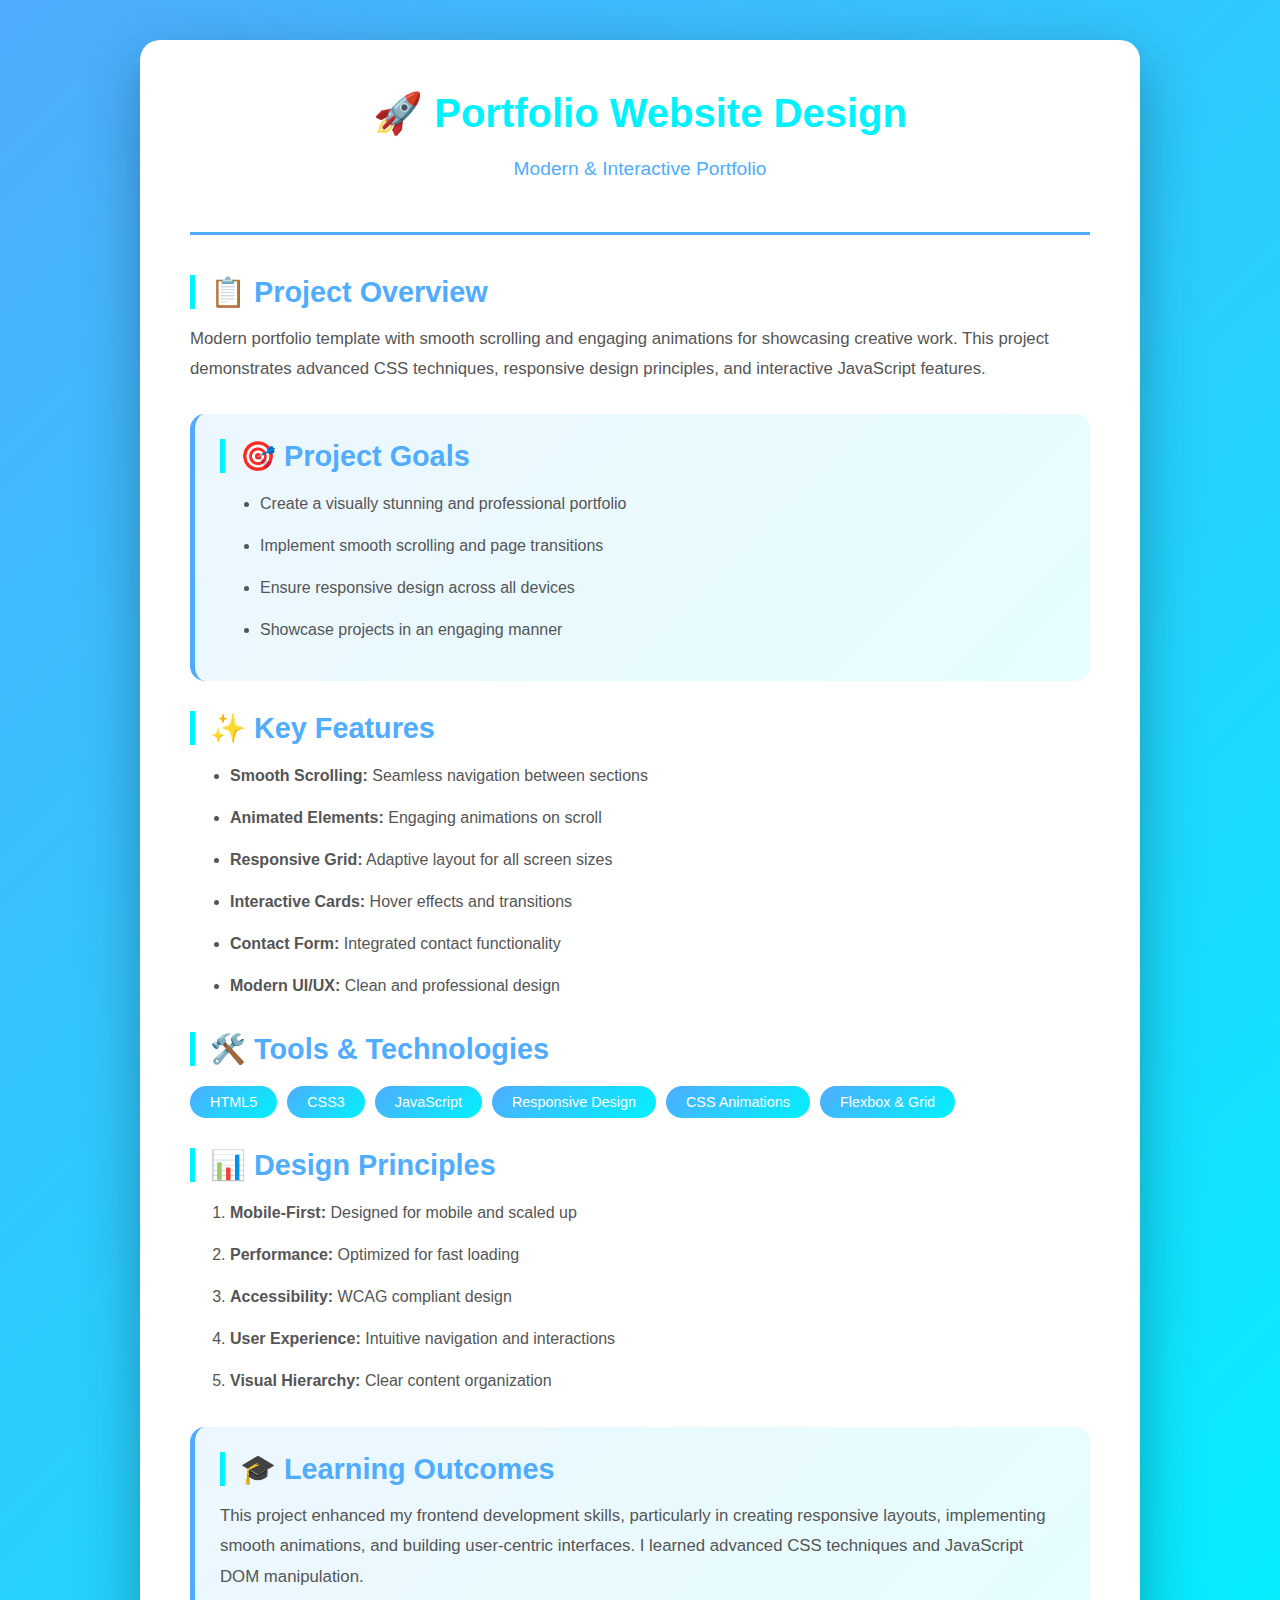
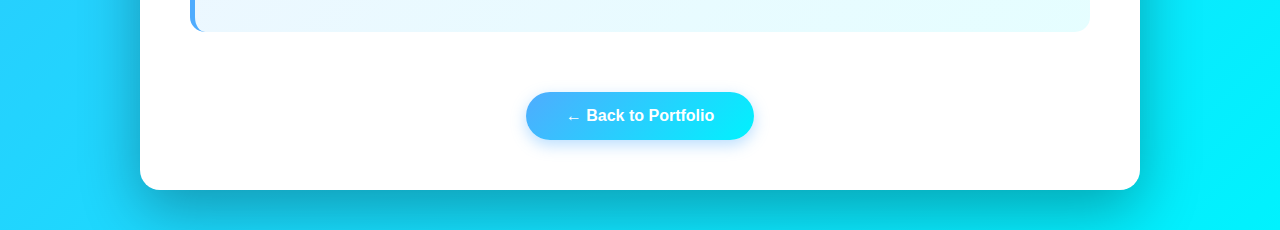
<file: projects/project-files/project-3/index.html>
<!DOCTYPE html>
<html lang="en">
<head>
    <meta charset="UTF-8">
    <meta name="viewport" content="width=device-width, initial-scale=1.0">
    <title>Portfolio Website Design</title>
    <style>
        * { margin: 0; padding: 0; box-sizing: border-box; }
        body {
            font-family: 'Segoe UI', Tahoma, Geneva, Verdana, sans-serif;
            background: linear-gradient(135deg, #4facfe 0%, #00f2fe 100%);
            min-height: 100vh;
            padding: 40px 20px;
        }
        .container {
            background: white;
            padding: 50px;
            border-radius: 20px;
            box-shadow: 0 20px 60px rgba(0,0,0,0.3);
            max-width: 1000px;
            margin: 0 auto;
            animation: fadeIn 0.5s ease;
        }
        @keyframes fadeIn {
            from { opacity: 0; transform: translateY(20px); }
            to { opacity: 1; transform: translateY(0); }
        }
        .header {
            text-align: center;
            margin-bottom: 40px;
            padding-bottom: 30px;
            border-bottom: 3px solid #4facfe;
        }
        h1 { color: #00f2fe; margin-bottom: 15px; font-size: 2.5rem; }
        .subtitle { color: #4facfe; font-size: 1.2rem; font-weight: 500; }
        .section { margin: 30px 0; }
        h2 {
            color: #4facfe;
            margin-bottom: 15px;
            font-size: 1.8rem;
            border-left: 5px solid #00f2fe;
            padding-left: 15px;
        }
        p { color: #555; line-height: 1.8; margin-bottom: 15px; font-size: 1.05rem; }
        ul, ol { margin-left: 40px; color: #555; line-height: 2; }
        li { margin-bottom: 10px; }
        .tags {
            display: flex;
            flex-wrap: wrap;
            gap: 10px;
            margin-top: 20px;
        }
        .tag {
            background: linear-gradient(135deg, #4facfe, #00f2fe);
            color: white;
            padding: 8px 20px;
            border-radius: 25px;
            font-size: 0.9rem;
        }
        .info-box {
            background: linear-gradient(135deg, rgba(79, 172, 254, 0.1), rgba(0, 242, 254, 0.1));
            padding: 25px;
            border-radius: 15px;
            border-left: 5px solid #4facfe;
            margin: 20px 0;
        }
        .back-btn {
            display: inline-block;
            margin-top: 40px;
            padding: 15px 40px;
            background: linear-gradient(135deg, #4facfe, #00f2fe);
            color: white;
            text-decoration: none;
            border-radius: 30px;
            transition: 0.3s;
            font-weight: 600;
            box-shadow: 0 5px 15px rgba(79, 172, 254, 0.4);
        }
        .back-btn:hover {
            transform: translateY(-3px);
            box-shadow: 0 8px 25px rgba(79, 172, 254, 0.6);
        }
        .btn-container { text-align: center; }
    </style>
</head>
<body>
    <div class="container">
        <div class="header">
            <h1>🚀 Portfolio Website Design</h1>
            <p class="subtitle">Modern & Interactive Portfolio</p>
        </div>

        <div class="section">
            <h2>📋 Project Overview</h2>
            <p>Modern portfolio template with smooth scrolling and engaging animations for showcasing creative work. This project demonstrates advanced CSS techniques, responsive design principles, and interactive JavaScript features.</p>
        </div>

        <div class="info-box">
            <h2>🎯 Project Goals</h2>
            <ul>
                <li>Create a visually stunning and professional portfolio</li>
                <li>Implement smooth scrolling and page transitions</li>
                <li>Ensure responsive design across all devices</li>
                <li>Showcase projects in an engaging manner</li>
            </ul>
        </div>

        <div class="section">
            <h2>✨ Key Features</h2>
            <ul>
                <li><strong>Smooth Scrolling:</strong> Seamless navigation between sections</li>
                <li><strong>Animated Elements:</strong> Engaging animations on scroll</li>
                <li><strong>Responsive Grid:</strong> Adaptive layout for all screen sizes</li>
                <li><strong>Interactive Cards:</strong> Hover effects and transitions</li>
                <li><strong>Contact Form:</strong> Integrated contact functionality</li>
                <li><strong>Modern UI/UX:</strong> Clean and professional design</li>
            </ul>
        </div>

        <div class="section">
            <h2>🛠️ Tools & Technologies</h2>
            <div class="tags">
                <span class="tag">HTML5</span>
                <span class="tag">CSS3</span>
                <span class="tag">JavaScript</span>
                <span class="tag">Responsive Design</span>
                <span class="tag">CSS Animations</span>
                <span class="tag">Flexbox & Grid</span>
            </div>
        </div>

        <div class="section">
            <h2>📊 Design Principles</h2>
            <ol>
                <li><strong>Mobile-First:</strong> Designed for mobile and scaled up</li>
                <li><strong>Performance:</strong> Optimized for fast loading</li>
                <li><strong>Accessibility:</strong> WCAG compliant design</li>
                <li><strong>User Experience:</strong> Intuitive navigation and interactions</li>
                <li><strong>Visual Hierarchy:</strong> Clear content organization</li>
            </ol>
        </div>

        <div class="info-box">
            <h2>🎓 Learning Outcomes</h2>
            <p>This project enhanced my frontend development skills, particularly in creating responsive layouts, implementing smooth animations, and building user-centric interfaces. I learned advanced CSS techniques and JavaScript DOM manipulation.</p>
        </div>

        <div class="btn-container">
            <a href="../../index.html" class="back-btn">← Back to Portfolio</a>
        </div>
    </div>
</body>
</html>
</file>
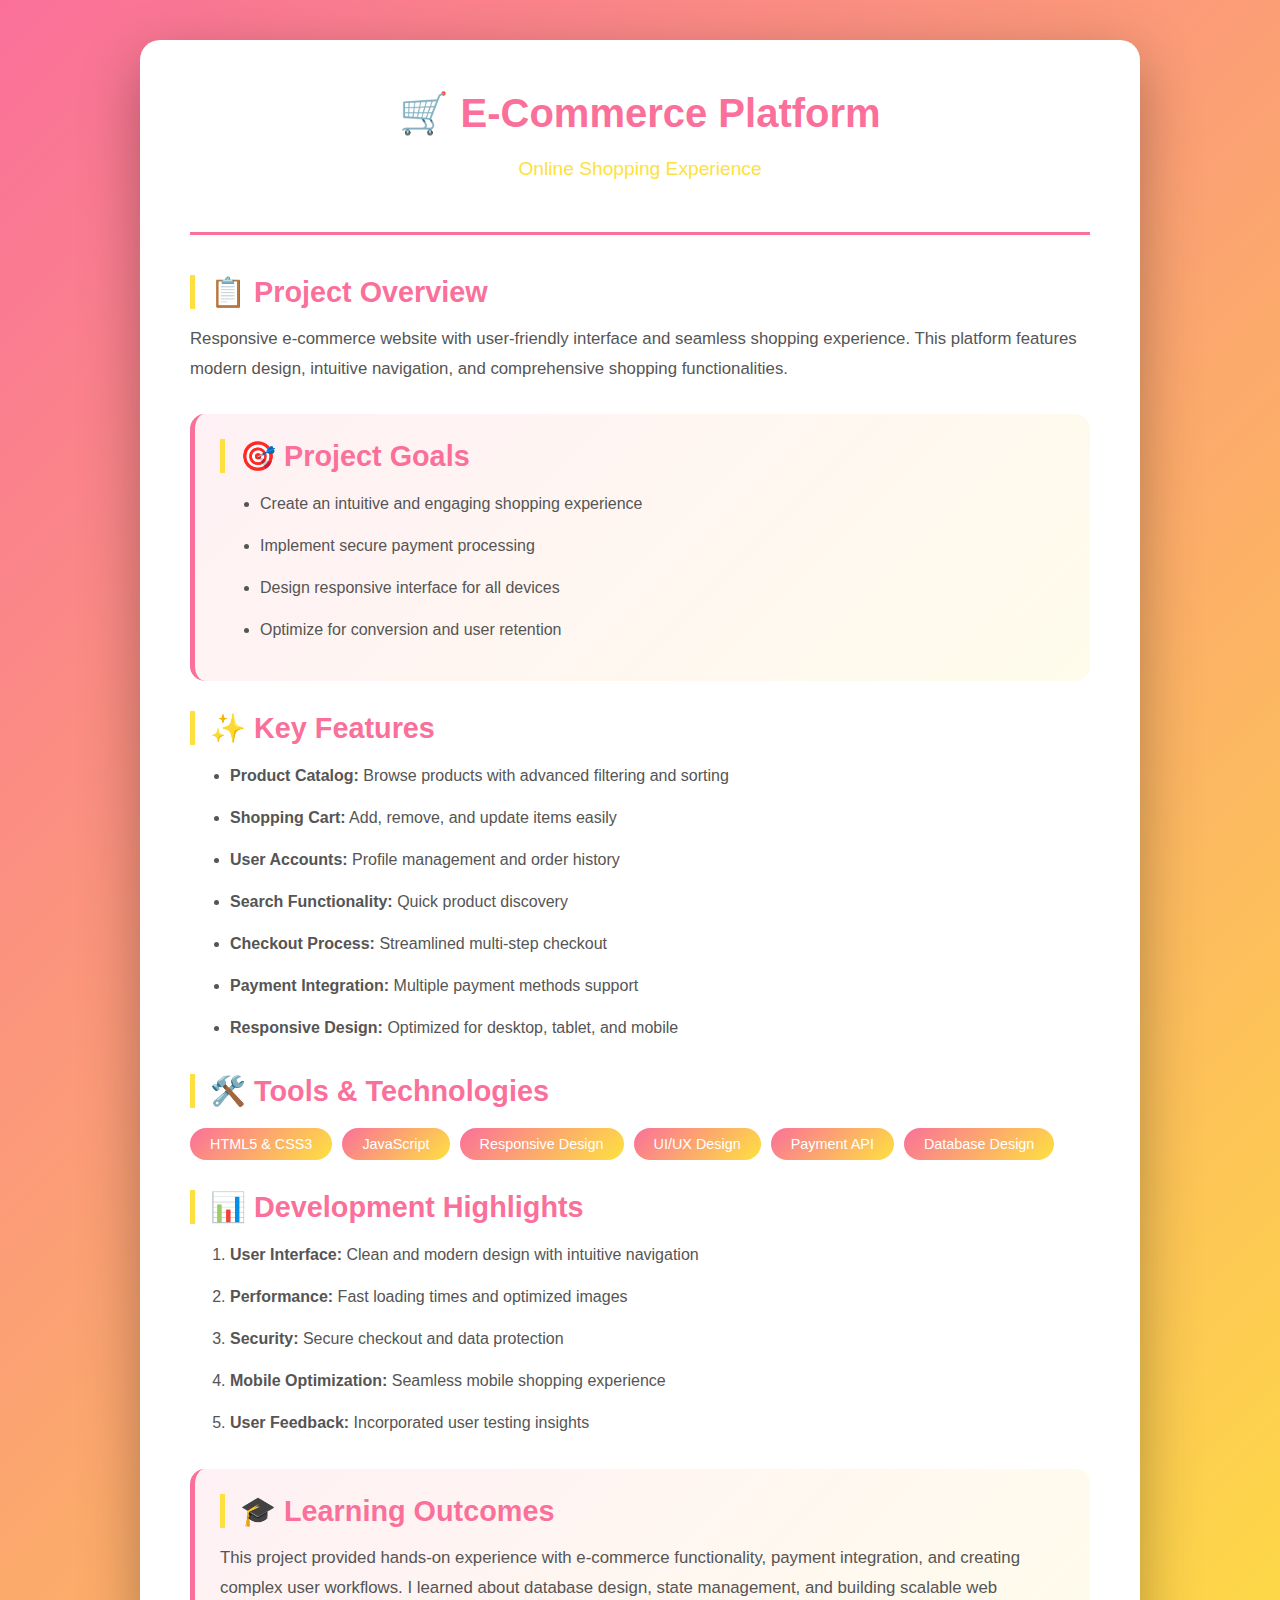
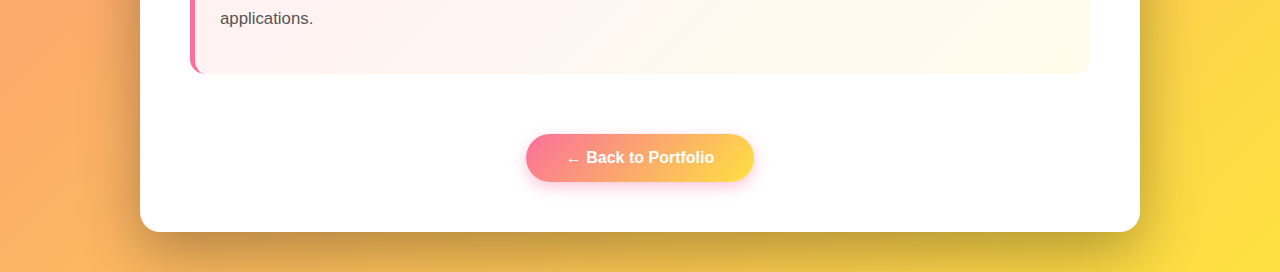
<file: projects/project-files/project-4/index.html>
<!DOCTYPE html>
<html lang="en">
<head>
    <meta charset="UTF-8">
    <meta name="viewport" content="width=device-width, initial-scale=1.0">
    <title>E-Commerce Platform</title>
    <style>
        * { margin: 0; padding: 0; box-sizing: border-box; }
        body {
            font-family: 'Segoe UI', Tahoma, Geneva, Verdana, sans-serif;
            background: linear-gradient(135deg, #fa709a 0%, #fee140 100%);
            min-height: 100vh;
            padding: 40px 20px;
        }
        .container {
            background: white;
            padding: 50px;
            border-radius: 20px;
            box-shadow: 0 20px 60px rgba(0,0,0,0.3);
            max-width: 1000px;
            margin: 0 auto;
            animation: fadeIn 0.5s ease;
        }
        @keyframes fadeIn {
            from { opacity: 0; transform: translateY(20px); }
            to { opacity: 1; transform: translateY(0); }
        }
        .header {
            text-align: center;
            margin-bottom: 40px;
            padding-bottom: 30px;
            border-bottom: 3px solid #fa709a;
        }
        h1 { color: #fa709a; margin-bottom: 15px; font-size: 2.5rem; }
        .subtitle { color: #fee140; font-size: 1.2rem; font-weight: 500; }
        .section { margin: 30px 0; }
        h2 {
            color: #fa709a;
            margin-bottom: 15px;
            font-size: 1.8rem;
            border-left: 5px solid #fee140;
            padding-left: 15px;
        }
        p { color: #555; line-height: 1.8; margin-bottom: 15px; font-size: 1.05rem; }
        ul, ol { margin-left: 40px; color: #555; line-height: 2; }
        li { margin-bottom: 10px; }
        .tags {
            display: flex;
            flex-wrap: wrap;
            gap: 10px;
            margin-top: 20px;
        }
        .tag {
            background: linear-gradient(135deg, #fa709a, #fee140);
            color: white;
            padding: 8px 20px;
            border-radius: 25px;
            font-size: 0.9rem;
        }
        .info-box {
            background: linear-gradient(135deg, rgba(250, 112, 154, 0.1), rgba(254, 225, 64, 0.1));
            padding: 25px;
            border-radius: 15px;
            border-left: 5px solid #fa709a;
            margin: 20px 0;
        }
        .back-btn {
            display: inline-block;
            margin-top: 40px;
            padding: 15px 40px;
            background: linear-gradient(135deg, #fa709a, #fee140);
            color: white;
            text-decoration: none;
            border-radius: 30px;
            transition: 0.3s;
            font-weight: 600;
            box-shadow: 0 5px 15px rgba(250, 112, 154, 0.4);
        }
        .back-btn:hover {
            transform: translateY(-3px);
            box-shadow: 0 8px 25px rgba(250, 112, 154, 0.6);
        }
        .btn-container { text-align: center; }
    </style>
</head>
<body>
    <div class="container">
        <div class="header">
            <h1>🛒 E-Commerce Platform</h1>
            <p class="subtitle">Online Shopping Experience</p>
        </div>

        <div class="section">
            <h2>📋 Project Overview</h2>
            <p>Responsive e-commerce website with user-friendly interface and seamless shopping experience. This platform features modern design, intuitive navigation, and comprehensive shopping functionalities.</p>
        </div>

        <div class="info-box">
            <h2>🎯 Project Goals</h2>
            <ul>
                <li>Create an intuitive and engaging shopping experience</li>
                <li>Implement secure payment processing</li>
                <li>Design responsive interface for all devices</li>
                <li>Optimize for conversion and user retention</li>
            </ul>
        </div>

        <div class="section">
            <h2>✨ Key Features</h2>
            <ul>
                <li><strong>Product Catalog:</strong> Browse products with advanced filtering and sorting</li>
                <li><strong>Shopping Cart:</strong> Add, remove, and update items easily</li>
                <li><strong>User Accounts:</strong> Profile management and order history</li>
                <li><strong>Search Functionality:</strong> Quick product discovery</li>
                <li><strong>Checkout Process:</strong> Streamlined multi-step checkout</li>
                <li><strong>Payment Integration:</strong> Multiple payment methods support</li>
                <li><strong>Responsive Design:</strong> Optimized for desktop, tablet, and mobile</li>
            </ul>
        </div>

        <div class="section">
            <h2>🛠️ Tools & Technologies</h2>
            <div class="tags">
                <span class="tag">HTML5 & CSS3</span>
                <span class="tag">JavaScript</span>
                <span class="tag">Responsive Design</span>
                <span class="tag">UI/UX Design</span>
                <span class="tag">Payment API</span>
                <span class="tag">Database Design</span>
            </div>
        </div>

        <div class="section">
            <h2>📊 Development Highlights</h2>
            <ol>
                <li><strong>User Interface:</strong> Clean and modern design with intuitive navigation</li>
                <li><strong>Performance:</strong> Fast loading times and optimized images</li>
                <li><strong>Security:</strong> Secure checkout and data protection</li>
                <li><strong>Mobile Optimization:</strong> Seamless mobile shopping experience</li>
                <li><strong>User Feedback:</strong> Incorporated user testing insights</li>
            </ol>
        </div>

        <div class="info-box">
            <h2>🎓 Learning Outcomes</h2>
            <p>This project provided hands-on experience with e-commerce functionality, payment integration, and creating complex user workflows. I learned about database design, state management, and building scalable web applications.</p>
        </div>

        <div class="btn-container">
            <a href="../../index.html" class="back-btn">← Back to Portfolio</a>
        </div>
    </div>
</body>
</html>
</file>
<file: styles.css>
* {
    margin: 0;
    padding: 0;
    box-sizing: border-box;
}

:root {
    /* Colors */
    --primary-color: #6366f1;
    --secondary-color: #8b5cf6;
    --accent-color: #ec4899;
    --dark-color: #1e1b4b;
    --light-color: #f8fafc;
    --text-color: #334155;
    --text-light: #64748b;
    --white: #ffffff;
    --gradient-1: linear-gradient(135deg, #667eea 0%, #764ba2 100%);
    --gradient-2: linear-gradient(135deg, #f093fb 0%, #f5576c 100%);
    --gradient-3: linear-gradient(135deg, #4facfe 0%, #00f2fe 100%);
    
    /* Shadows */
    --shadow-sm: 0 1px 2px rgba(0, 0, 0, 0.05);
    --shadow-md: 0 4px 6px rgba(0, 0, 0, 0.1);
    --shadow-lg: 0 10px 15px rgba(0, 0, 0, 0.1);
    --shadow-xl: 0 20px 25px rgba(0, 0, 0, 0.15);
    
    /* Spacing */
    --spacing-xs: 0.5rem;
    --spacing-sm: 1rem;
    --spacing-md: 2rem;
    --spacing-lg: 4rem;
    --spacing-xl: 6rem;
    
    /* Border Radius */
    --radius-sm: 0.5rem;
    --radius-md: 1rem;
    --radius-lg: 1.5rem;
    --radius-full: 9999px;
    
    /* Transitions */
    --transition-fast: 0.2s ease;
    --transition-base: 0.3s ease;
    --transition-slow: 0.5s ease;
}

/* ===== Base Styles ===== */
html {
    scroll-behavior: smooth;
    font-size: 16px;
}

body {
    font-family: 'Segoe UI', Tahoma, Geneva, Verdana, sans-serif;
    line-height: 1.6;
    color: var(--text-color);
    background-color: var(--light-color);
    overflow-x: hidden;
}

.container {
    max-width: 1200px;
    margin: 0 auto;
    padding: 0 var(--spacing-md);
}

section {
    padding: var(--spacing-xl) 0;
}

/* ===== Typography ===== */
h1, h2, h3, h4, h5, h6 {
    color: var(--dark-color);
    font-weight: 700;
    line-height: 1.2;
}

h1 { font-size: 3rem; }
h2 { font-size: 2.5rem; }
h3 { font-size: 1.75rem; }
h4 { font-size: 1.25rem; }

p {
    margin-bottom: 1rem;
    color: var(--text-light);
}

/* ===== Navigation ===== */
.navbar {
    position: fixed;
    top: 0;
    left: 0;
    right: 0;
    background: rgba(255, 255, 255, 0.95);
    backdrop-filter: blur(10px);
    box-shadow: var(--shadow-md);
    z-index: 1000;
    transition: var(--transition-base);
}

.navbar .container {
    display: flex;
    justify-content: space-between;
    align-items: center;
    padding: 1rem var(--spacing-md);
}

.logo h2 {
    background: var(--gradient-1);
    -webkit-background-clip: text;
    -webkit-text-fill-color: transparent;
    background-clip: text;
    font-size: 1.5rem;
    margin: 0;
}

.nav-menu {
    display: flex;
    list-style: none;
    gap: 2rem;
}

.nav-link {
    text-decoration: none;
    color: var(--text-color);
    font-weight: 500;
    position: relative;
    padding: 0.5rem 0;
    transition: var(--transition-base);
}

.nav-link::after {
    content: '';
    position: absolute;
    bottom: 0;
    left: 0;
    width: 0;
    height: 2px;
    background: var(--primary-color);
    transition: var(--transition-base);
}

.nav-link:hover {
    color: var(--primary-color);
}

.nav-link:hover::after {
    width: 100%;
}

.hamburger {
    display: none;
    flex-direction: column;
    cursor: pointer;
    gap: 0.25rem;
}

.hamburger span {
    width: 25px;
    height: 3px;
    background: var(--dark-color);
    border-radius: var(--radius-full);
    transition: var(--transition-base);
}

/* ===== Hero Section ===== */
.hero {
    min-height: 100vh;
    display: flex;
    align-items: center;
    justify-content: center;
    position: relative;
    overflow: hidden;
    background: linear-gradient(135deg, #667eea15 0%, #764ba215 100%);
    padding-top: 80px;
}

.hero-content {
    text-align: center;
    z-index: 2;
    animation: fadeInUp 1s ease;
}

.hero-title {
    font-size: 4rem;
    margin-bottom: 1rem;
    animation: fadeInUp 1s ease 0.2s backwards;
}

.highlight {
    background: var(--gradient-1);
    -webkit-background-clip: text;
    -webkit-text-fill-color: transparent;
    background-clip: text;
}

.hero-subtitle {
    font-size: 1.5rem;
    color: var(--text-color);
    margin-bottom: 1rem;
    animation: fadeInUp 1s ease 0.4s backwards;
}

.hero-description {
    font-size: 1.125rem;
    color: var(--text-light);
    margin-bottom: 2rem;
    animation: fadeInUp 1s ease 0.6s backwards;
}

.hero-bg-circles {
    position: absolute;
    top: 0;
    left: 0;
    right: 0;
    bottom: 0;
    z-index: 1;
    overflow: hidden;
}

.circle {
    position: absolute;
    border-radius: 50%;
    opacity: 0.1;
    animation: float 20s infinite ease-in-out;
}

.circle-1 {
    width: 300px;
    height: 300px;
    background: var(--primary-color);
    top: 10%;
    left: 10%;
    animation-delay: 0s;
}

.circle-2 {
    width: 200px;
    height: 200px;
    background: var(--secondary-color);
    bottom: 20%;
    right: 15%;
    animation-delay: 2s;
}

.circle-3 {
    width: 150px;
    height: 150px;
    background: var(--accent-color);
    top: 60%;
    left: 70%;
    animation-delay: 4s;
}

/* ===== Buttons ===== */
.btn {
    display: inline-block;
    padding: 1rem 2.5rem;
    border-radius: var(--radius-full);
    text-decoration: none;
    font-weight: 600;
    transition: var(--transition-base);
    border: none;
    cursor: pointer;
    font-size: 1rem;
}

.btn-primary {
    background: var(--gradient-1);
    color: var(--white);
    box-shadow: var(--shadow-lg);
    animation: fadeInUp 1s ease 0.8s backwards;
}

.btn-primary:hover {
    transform: translateY(-3px);
    box-shadow: var(--shadow-xl);
}

/* ===== Section Titles ===== */
.section-title {
    text-align: center;
    font-size: 2.5rem;
    margin-bottom: 1rem;
    position: relative;
    display: inline-block;
    left: 50%;
    transform: translateX(-50%);
}

.section-title::after {
    content: '';
    position: absolute;
    bottom: -10px;
    left: 50%;
    transform: translateX(-50%);
    width: 80px;
    height: 4px;
    background: var(--gradient-1);
    border-radius: var(--radius-full);
}

.section-subtitle {
    text-align: center;
    color: var(--text-light);
    font-size: 1.125rem;
    margin-bottom: 3rem;
}

/* ===== About Section ===== */
.about {
    background: var(--white);
}

.about-content {
    display: grid;
    grid-template-columns: 1fr 2fr;
    gap: 4rem;
    align-items: start;
    margin-top: 3rem;
}

.about-image {
    position: relative;
}

.about-image img {
    width: 100%;
    max-width: 300px;
    margin: 0 auto;
    display: block;
    border-radius: var(--radius-lg);
    box-shadow: var(--shadow-xl);
    transition: var(--transition-base);
    object-fit: cover;
    aspect-ratio: 1/1;
}

.about-image img:hover {
    transform: scale(1.05);
}

.image-placeholder {
    width: 100%;
    max-width: 300px;
    margin: 0 auto;
    border-radius: var(--radius-lg);
    overflow: hidden;
    box-shadow: var(--shadow-xl);
    transition: var(--transition-base);
}

.image-placeholder:hover {
    transform: scale(1.05);
}

.about-text h3 {
    margin-bottom: 1rem;
    color: var(--dark-color);
}

.about-stats {
    display: grid;
    grid-template-columns: repeat(2, 1fr);
    gap: 2rem;
    margin-top: 2rem;
}

.stat-item {
    text-align: center;
    padding: 1.5rem;
    background: var(--light-color);
    border-radius: var(--radius-md);
    transition: var(--transition-base);
}

.stat-item:hover {
    transform: translateY(-5px);
    box-shadow: var(--shadow-lg);
}

.stat-item h4 {
    font-size: 2rem;
    background: var(--gradient-1);
    -webkit-background-clip: text;
    -webkit-text-fill-color: transparent;
    background-clip: text;
    margin-bottom: 0.5rem;
}

.stat-item p {
    color: var(--text-light);
    font-size: 0.875rem;
    margin: 0;
}

/* ===== Skills Section ===== */
.skills {
    background: var(--light-color);
}

.skills-grid {
    display: grid;
    grid-template-columns: repeat(auto-fit, minmax(180px, 1fr));
    gap: 1.5rem;
    margin-top: 3rem;
}

.skill-card {
    background: var(--white);
    padding: 2rem 1.5rem;
    border-radius: var(--radius-md);
    box-shadow: var(--shadow-md);
    transition: var(--transition-base);
    text-align: center;
    cursor: default;
}

.skill-card h3 {
    font-size: 1.1rem;
    color: var(--dark-color);
    font-weight: 600;
    margin: 0;
}

.skill-card:hover {
    transform: translateY(-5px);
    box-shadow: var(--shadow-lg);
    background: var(--gradient-1);
}

.skill-card:hover h3 {
    color: var(--white);
}

.skill-box {
    background: var(--white);
    padding: 1rem 2rem;
    border-radius: var(--radius-md);
    box-shadow: var(--shadow-md);
    transition: var(--transition-base);
    text-align: center;
    font-weight: 600;
    color: var(--dark-color);
    font-size: 1rem;
    cursor: default;
}

.skill-box:hover {
    transform: translateY(-5px);
    box-shadow: var(--shadow-xl);
    background: var(--gradient-1);
    color: var(--white);
}

/* Old skill card styles (kept for backward compatibility) */
.skill-card {
    background: var(--white);
    padding: 2rem;
    border-radius: var(--radius-lg);
    box-shadow: var(--shadow-md);
    transition: var(--transition-base);
    text-align: center;
}

.skill-card:hover {
    transform: translateY(-10px);
    box-shadow: var(--shadow-xl);
}

.skill-icon {
    margin-bottom: 1rem;
}

.skill-card h3 {
    margin-bottom: 0.5rem;
    color: var(--dark-color);
}

.skill-card p {
    color: var(--text-light);
    font-size: 0.875rem;
    margin-bottom: 1rem;
}

.skill-bar {
    width: 100%;
    height: 8px;
    background: var(--light-color);
    border-radius: var(--radius-full);
    overflow: hidden;
}

.skill-progress {
    height: 100%;
    background: var(--gradient-1);
    border-radius: var(--radius-full);
    transition: width 1s ease;
}

/* ===== Projects Section ===== */
.projects {
    background: var(--white);
}

.projects-grid {
    display: grid;
    grid-template-columns: repeat(2, 1fr);
    gap: 2rem;
    margin-top: 3rem;
}

.project-card {
    background: var(--white);
    border-radius: var(--radius-lg);
    overflow: hidden;
    box-shadow: var(--shadow-md);
    transition: var(--transition-base);
    display: flex;
    flex-direction: column;
    height: 100%;
}

.project-card:hover {
    transform: translateY(-10px);
    box-shadow: var(--shadow-xl);
}

.project-image {
    width: 100%;
    height: 280px;
    min-height: 280px;
    max-height: 280px;
    background: linear-gradient(135deg, #667eea 0%, #764ba2 100%);
    position: relative;
    overflow: hidden;
    flex-shrink: 0;
}

.project-image-2 {
    background: linear-gradient(135deg, #f093fb 0%, #f5576c 100%);
}

.project-image-3 {
    background: linear-gradient(135deg, #4facfe 0%, #00f2fe 100%);
}

.project-image-4 {
    background: linear-gradient(135deg, #43e97b 0%, #38f9d7 100%);
}

.project-image-5 {
    background: linear-gradient(135deg, #fa709a 0%, #fee140 100%);
}

.project-image-6 {
    background: linear-gradient(135deg, #30cfd0 0%, #330867 100%);
}

.project-overlay {
    position: absolute;
    top: 0;
    left: 0;
    right: 0;
    bottom: 0;
    background: rgba(0, 0, 0, 0.7);
    display: flex;
    align-items: center;
    justify-content: center;
    opacity: 0;
    transition: var(--transition-base);
}

.project-card:hover .project-overlay {
    opacity: 1;
}

.project-link {
    padding: 0.75rem 1.5rem;
    background: var(--white);
    color: var(--dark-color);
    text-decoration: none;
    border-radius: var(--radius-full);
    font-weight: 600;
    transition: var(--transition-base);
}

.project-link:hover {
    transform: scale(1.1);
}

.project-content {
    padding: 1.5rem;
    flex: 1;
    display: flex;
    flex-direction: column;
}

.project-content h3 {
    margin-bottom: 0.75rem;
    color: var(--dark-color);
}

.project-content p {
    color: var(--text-light);
    font-size: 0.875rem;
    margin-bottom: 1rem;
    flex: 1;
    line-height: 1.6;
}

.project-tags {
    display: flex;
    gap: 0.5rem;
    flex-wrap: wrap;
    margin-top: auto;
}

.tag {
    padding: 0.25rem 0.75rem;
    background: var(--light-color);
    color: var(--primary-color);
    border-radius: var(--radius-full);
    font-size: 0.75rem;
    font-weight: 600;
}

/* ===== Contact Section ===== */
.contact {
    background: var(--light-color);
}

.contact-content {
    display: grid;
    grid-template-columns: 1fr 1fr;
    gap: 4rem;
    margin-top: 3rem;
}

.contact-info {
    display: flex;
    flex-direction: column;
    gap: 2rem;
}

.contact-info h3 {
    color: var(--dark-color);
    margin-bottom: 1rem;
    text-align: center;
}

.contact-item {
    display: flex;
    gap: 1rem;
    padding: 1.5rem;
    background: var(--white);
    border-radius: var(--radius-md);
    box-shadow: var(--shadow-md);
    transition: var(--transition-base);
}

.contact-item:hover {
    transform: translateX(10px);
    box-shadow: var(--shadow-lg);
}

.contact-icon {
    width: 50px;
    height: 50px;
    background: var(--gradient-1);
    border-radius: var(--radius-md);
    display: flex;
    align-items: center;
    justify-content: center;
    color: var(--white);
    flex-shrink: 0;
}

.contact-details h4 {
    color: var(--dark-color);
    margin-bottom: 0.25rem;
}

.contact-details p {
    color: var(--text-light);
    margin: 0;
}

.social-links {
    display: flex;
    flex-direction: column;
    gap: 1rem;
    margin-top: 1rem;
}

.social-link {
    background: var(--white);
    border-radius: var(--radius-md);
    display: flex;
    align-items: center;
    gap: 1rem;
    padding: 1rem 1.5rem;
    color: var(--primary-color);
    transition: var(--transition-base);
    box-shadow: var(--shadow-md);
    text-decoration: none;
}

.social-link:hover {
    background: var(--gradient-1);
    color: var(--white);
    transform: translateX(10px);
}

.social-link svg {
    width: 24px;
    height: 24px;
    flex-shrink: 0;
}

.social-username {
    font-weight: 500;
    font-size: 0.95rem;
}

/* ===== Contact Form ===== */
.contact-form {
    background: var(--white);
    padding: 2rem;
    border-radius: var(--radius-lg);
    box-shadow: var(--shadow-lg);
}

.form-group {
    margin-bottom: 1.5rem;
}

.form-input {
    width: 100%;
    padding: 1rem;
    border: 2px solid var(--light-color);
    border-radius: var(--radius-md);
    font-family: inherit;
    font-size: 1rem;
    transition: var(--transition-base);
    background: var(--light-color);
}

.form-input:focus {
    outline: none;
    border-color: var(--primary-color);
    background: var(--white);
}

.form-input::placeholder {
    color: var(--text-light);
}

textarea.form-input {
    resize: vertical;
    min-height: 120px;
}

/* ===== Footer ===== */
.footer {
    background: var(--dark-color);
    color: var(--white);
    padding: 2rem 0;
    text-align: center;
}

.footer p {
    color: rgba(255, 255, 255, 0.7);
    margin: 0;
}

/* ===== Animations ===== */
@keyframes fadeInUp {
    from {
        opacity: 0;
        transform: translateY(30px);
    }
    to {
        opacity: 1;
        transform: translateY(0);
    }
}

@keyframes float {
    0%, 100% {
        transform: translateY(0) rotate(0deg);
    }
    33% {
        transform: translateY(-30px) rotate(5deg);
    }
    66% {
        transform: translateY(-15px) rotate(-5deg);
    }
}

/* ===== Responsive Design ===== */
@media (max-width: 968px) {
    .nav-menu {
        position: fixed;
        left: -100%;
        top: 70px;
        flex-direction: column;
        background: var(--white);
        width: 100%;
        text-align: center;
        transition: var(--transition-base);
        box-shadow: var(--shadow-lg);
        padding: 2rem 0;
        gap: 0;
    }

    .nav-menu.active {
        left: 0;
    }

    .nav-menu li {
        padding: 1rem 0;
    }

    .hamburger {
        display: flex;
    }

    .about-content {
        grid-template-columns: 1fr;
        gap: 2rem;
    }

    .about-stats {
        grid-template-columns: 1fr;
    }

    .contact-content {
        grid-template-columns: 1fr;
        gap: 2rem;
    }

    .hero-title {
        font-size: 2.5rem;
    }

    h2 {
        font-size: 2rem;
    }

    .projects-grid {
        grid-template-columns: repeat(2, 1fr);
    }
}

@media (max-width: 768px) {
    :root {
        --spacing-lg: 3rem;
        --spacing-xl: 4rem;
    }

    .hero-title {
        font-size: 2rem;
    }

    .hero-subtitle {
        font-size: 1.25rem;
    }

    .skills-grid {
        grid-template-columns: 1fr;
    }

    .section-title {
        font-size: 2rem;
    }
}

@media (max-width: 480px) {
    .container {
        padding: 0 1rem;
    }

    .hero-title {
        font-size: 1.75rem;
    }

    .btn {
        padding: 0.75rem 1.5rem;
        font-size: 0.875rem;
    }

    .project-card {
        margin: 0 0.5rem;
    }

    .about-stats {
        gap: 1rem;
    }

    .stat-item {
        padding: 1rem;
    }
}
</file>
